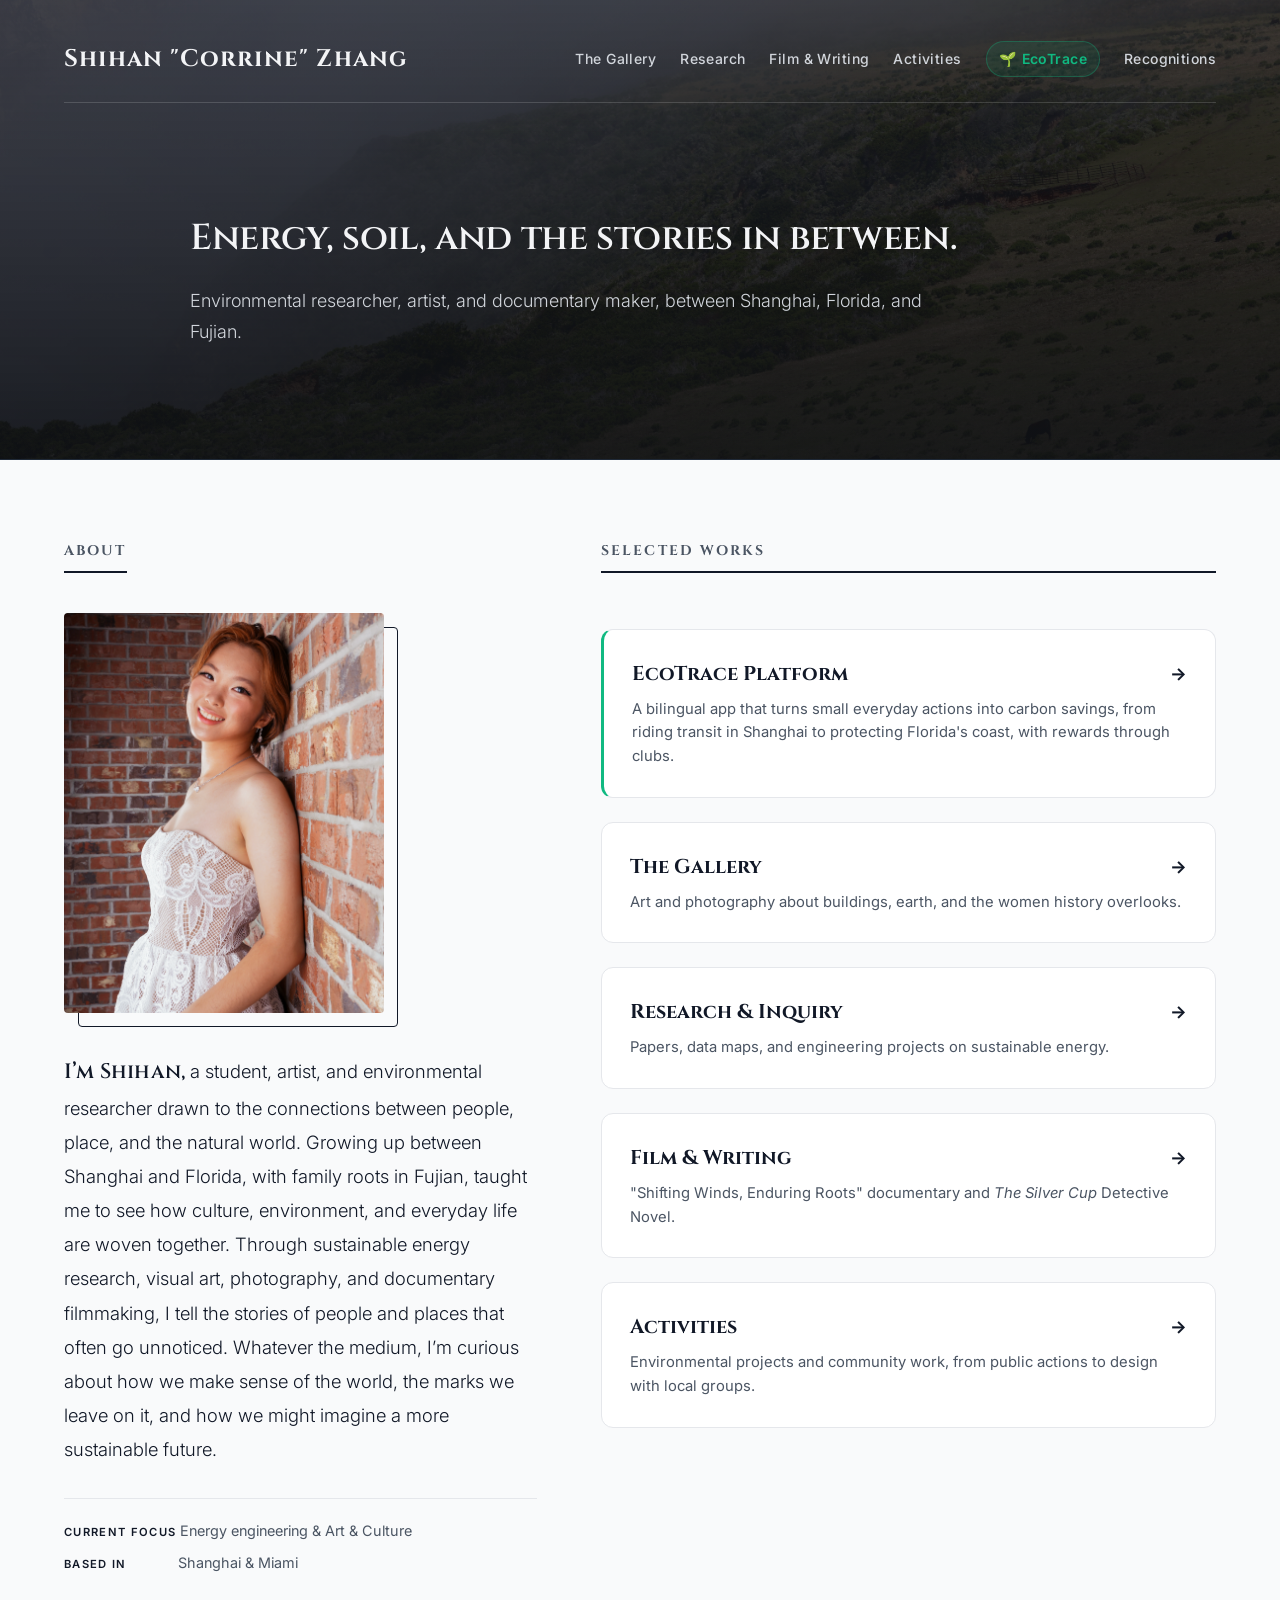
<file: index.html>
<!DOCTYPE html>
<html lang="en">
<head>
    <meta charset="UTF-8">
    <meta name="viewport" content="width=device-width, initial-scale=1.0">
    <title>Shihan Corrine Zhang | Portfolio</title>
    
    <!-- Google Fonts for Editorial Portfolio Typography -->
    <link rel="preconnect" href="https://fonts.googleapis.com">
    <link rel="preconnect" href="https://fonts.gstatic.com" crossorigin>
    <link href="https://fonts.googleapis.com/css2?family=Cinzel:wght@400;600;700&family=Inter:wght@300;400;500;600;700&display=swap" rel="stylesheet">

    <style>
        /* BASE RESET & VARIABLES */
        * {
            margin: 0;
            padding: 0;
            box-sizing: border-box;
        }

        :root {
            --bg-dark: #0f1115;
            --text-light: #f3f4f6;
            --text-muted-dark: #9ca3af;
            --bg-light: #f9fafb;
            --text-dark: #111827;
            --text-muted-light: #4b5563;
            --accent-green: #10b981;
            --accent-green-hover: #34d399;
            --border-dark: #1f2937;
            --border-light: #e5e7eb;
            --font-heading: 'Cinzel', serif;
            --font-body: 'Inter', sans-serif;
        }

        body {
            font-family: var(--font-body);
            background-color: var(--bg-light);
            color: var(--text-dark);
            line-height: 1.6;
            overflow-x: hidden;
        }

        a {
            text-decoration: none;
            color: inherit;
            transition: all 0.2s ease;
        }

        /* TOP HALF: HERO SECTION (DARK SPLIT WITH BACKGROUND IMAGE) */
        .hero-section {
            /* Swap images/hero.jpg for your own photo. The dark overlay keeps text readable. */
            background:
                linear-gradient(rgba(15, 17, 21, 0.72), rgba(15, 17, 21, 0.92)),
                url('images/hero.jpg') center / cover no-repeat,
                var(--bg-dark);
            color: var(--text-light);
            padding: 2.5rem 5% 5rem 5%;
            border-bottom: 1px solid var(--border-dark);
        }

        nav {
            display: flex;
            justify-content: space-between;
            align-items: center;
            flex-wrap: wrap;
            gap: 1.5rem;
            margin-bottom: 5rem;
            padding-bottom: 1.5rem;
            border-bottom: 1px solid rgba(255, 255, 255, 0.15);
        }

        .site-title {
            font-family: var(--font-heading);
            font-size: 1.5rem;
            font-weight: 700;
            letter-spacing: 0.05em;
            color: var(--text-light);
        }

        .nav-links {
            display: flex;
            gap: 1.5rem;
            flex-wrap: wrap;
            align-items: center;
            font-size: 0.875rem;
            font-weight: 500;
            letter-spacing: 0.03em;
        }

        .nav-links a {
            color: #d1d5db;
        }

        .nav-links a:hover {
            color: var(--text-light);
        }

        /* EcoTrace Special Badge Link */
        .nav-links a.ecotrace-link {
            color: var(--accent-green);
            font-weight: 600;
            display: flex;
            align-items: center;
            gap: 0.35rem;
            background: rgba(16, 185, 129, 0.1);
            padding: 0.35rem 0.75rem;
            border-radius: 9999px;
            border: 1px solid rgba(16, 185, 129, 0.3);
        }

        .nav-links a.ecotrace-link:hover {
            color: #ffffff;
            background: var(--accent-green);
            border-color: var(--accent-green);
        }

        .manifesto-container {
            max-width: 900px;
            margin: 0 auto;
            text-align: left;
            padding: 2rem 0;
        }

        .manifesto-text {
            font-family: var(--font-heading);
            font-size: 2.25rem;
            line-height: 1.3;
            font-weight: 600;
            margin-bottom: 1.5rem;
            color: var(--text-light);
            letter-spacing: -0.01em;
        }

        .sub-manifesto {
            font-size: 1.125rem;
            color: #d1d5db;
            max-width: 750px;
            font-weight: 300;
            line-height: 1.7;
        }

        /* BOTTOM HALF: CONTENT SECTION (LIGHT SPLIT) */
        .content-section {
            padding: 5rem 5%;
            background-color: var(--bg-light);
        }

        .grid-container {
            display: grid;
            grid-template-columns: 1fr 1.3fr;
            gap: 4rem;
            max-width: 1200px;
            margin: 0 auto;
        }

        .section-label {
            font-family: var(--font-heading);
            font-size: 0.875rem;
            text-transform: uppercase;
            letter-spacing: 0.15em;
            color: var(--text-muted-light);
            margin-bottom: 2rem;
            padding-bottom: 0.5rem;
            border-bottom: 2px solid var(--text-dark);
            display: inline-block;
        }

        /* Left Column: About */
        .grid-left {
            display: flex;
            flex-direction: column;
            align-items: flex-start;
        }

        .portrait-wrap {
            position: relative;
            width: 100%;
            max-width: 320px;
            margin: 0.5rem 0 2.5rem 0;
        }

        /* Offset frame behind the portrait */
        .portrait-wrap::before {
            content: "";
            position: absolute;
            top: 14px;
            left: 14px;
            right: -14px;
            bottom: -14px;
            border: 1px solid var(--text-dark);
            border-radius: 4px;
            z-index: 0;
        }

        .portrait {
            position: relative;
            z-index: 1;
            display: block;
            width: 100%;
            aspect-ratio: 4 / 5;
            object-fit: cover;
            border-radius: 4px;
            background-color: #e5e7eb;
        }

        .about-paragraph {
            font-size: 1.15rem;
            color: var(--text-dark);
            line-height: 1.85;
            font-weight: 300;
            margin-bottom: 2rem;
        }

        .about-paragraph .lead-in {
            font-family: var(--font-heading);
            font-weight: 600;
            font-size: 1.3rem;
            letter-spacing: 0.01em;
        }

        .meta-details {
            width: 100%;
            padding-top: 1.25rem;
            border-top: 1px solid var(--border-light);
            display: flex;
            flex-direction: column;
            gap: 0.6rem;
            font-size: 0.9rem;
            color: var(--text-muted-light);
        }

        .meta-details strong {
            display: inline-block;
            min-width: 110px;
            font-size: 0.7rem;
            font-weight: 600;
            text-transform: uppercase;
            letter-spacing: 0.12em;
            color: var(--text-dark);
        }

        /* Right Column: Selected Works */
        .grid-right {
            display: flex;
            flex-direction: column;
            gap: 1.5rem;
        }

        .portfolio-item {
            background-color: #ffffff;
            padding: 1.75rem;
            border-radius: 12px;
            border: 1px solid var(--border-light);
            transition: transform 0.2s ease, box-shadow 0.2s ease, border-color 0.2s ease;
        }

        .portfolio-item:hover {
            transform: translateY(-2px);
            box-shadow: 0 10px 25px -5px rgba(0, 0, 0, 0.08);
            border-color: #d1d5db;
        }

        /* EcoTrace card: same look as the others, with a thin green edge */
        .portfolio-item.featured-ecotrace {
            border-left: 3px solid var(--accent-green);
        }

        .item-title {
            font-family: var(--font-heading);
            font-size: 1.25rem;
            font-weight: 700;
            color: var(--text-dark);
            display: flex;
            justify-content: space-between;
            align-items: center;
            margin-bottom: 0.5rem;
        }

        .item-title .arrow {
            font-family: var(--font-body);
            font-size: 1.1rem;
            transition: transform 0.2s ease;
        }

        .portfolio-item:hover .item-title .arrow {
            transform: translateX(5px);
            color: var(--accent-green);
        }

        .item-desc {
            font-size: 0.925rem;
            color: var(--text-muted-light);
            line-height: 1.6;
        }

        /* RESPONSIVE DESIGN ADJUSTMENTS */
        @media (max-width: 900px) {
            .grid-container {
                grid-template-columns: 1fr;
                gap: 3rem;
            }

            .manifesto-text {
                font-size: 1.75rem;
            }

            nav {
                flex-direction: column;
                align-items: flex-start;
            }
        }
    </style>
</head>
<body>

    <!-- Top Half: The Hook (Dark Split) -->
    <section class="hero-section">
        <nav>
            <h1 class="site-title">Shihan "Corrine" Zhang</h1>
            <div class="nav-links">
                <a href="gallery.html">The Gallery</a>
                <a href="research.html">Research</a>
                <a href="film-writing.html">Film & Writing</a>
                <a href="praxis.html">Activities</a>
                <a href="ecotrace.html" class="ecotrace-link">
                    <span>🌱</span> EcoTrace
                </a>
                
                <a href="recognitions.html">Recognitions</a>
            </div>
        </nav>
        
        <div class="manifesto-container">
            <p class="manifesto-text">Energy, soil, and the stories in between.</p>
            <p class="sub-manifesto">Environmental researcher, artist, and documentary maker, between Shanghai, Florida, and Fujian.</p>
        </div>
    </section>

    <!-- Bottom Half: The Navigation Map (Light Split) -->
    <section class="content-section">
        <div class="grid-container">
            
            <!-- Left Column: About -->
            <div class="grid-left">
                <h2 class="section-label">About</h2>

                <!-- Replace images/shihan.jpg with your own photo -->
                <div class="portrait-wrap">
                    <img class="portrait" src="images/shihan.png" alt="Portrait of Shihan Corrine Zhang">
                </div>

                <p class="about-paragraph">
                    <span class="lead-in">I’m Shihan,</span> a student, artist, and environmental researcher drawn to the connections between people, place, and the natural world. Growing up between Shanghai and Florida, with family roots in Fujian, taught me to see how culture, environment, and everyday life are woven together. Through sustainable energy research, visual art, photography, and documentary filmmaking, I tell the stories of people and places that often go unnoticed. Whatever the medium, I’m curious about how we make sense of the world, the marks we leave on it, and how we might imagine a more sustainable future.
                </p>

                <div class="meta-details">
                    <p><strong>Current Focus</strong> Energy engineering &amp; Art &amp; Culture</p>
                    <p><strong>Based In</strong> Shanghai &amp; Miami</p>
                </div>
            </div>

            <!-- Right Column: Navigation Map -->
            <div class="grid-right">
                <h2 class="section-label">Selected Works</h2>
                
                <div class="portfolio-item featured-ecotrace">
                    <a href="ecotrace.html" class="item-title">EcoTrace Platform <span class="arrow">→</span></a>
                    <p class="item-desc">A bilingual app that turns small everyday actions into carbon savings, from riding transit in Shanghai to protecting Florida's coast, with rewards through clubs.</p>
                </div>

                <div class="portfolio-item">
                    <a href="gallery.html" class="item-title">The Gallery <span class="arrow">→</span></a>
                    <p class="item-desc">Art and photography about buildings, earth, and the women history overlooks.</p>
                </div>

                <div class="portfolio-item">
                    <a href="research.html" class="item-title">Research & Inquiry <span class="arrow">→</span></a>
                    <p class="item-desc">Papers, data maps, and engineering projects on sustainable energy.</p>
                </div>

                <div class="portfolio-item">
                    <a href="film-writing.html" class="item-title">Film & Writing <span class="arrow">→</span></a>
                    <p class="item-desc">"Shifting Winds, Enduring Roots" documentary and <cite>The Silver Cup</cite> Detective Novel.</p>
                </div>

                <div class="portfolio-item">
                    <a href="praxis.html" class="item-title">Activities <span class="arrow">→</span></a>
                    <p class="item-desc">Environmental projects and community work, from public actions to design with local groups.</p>
                </div>
            </div>

        </div>
    </section>

</body>
</html>
</file>
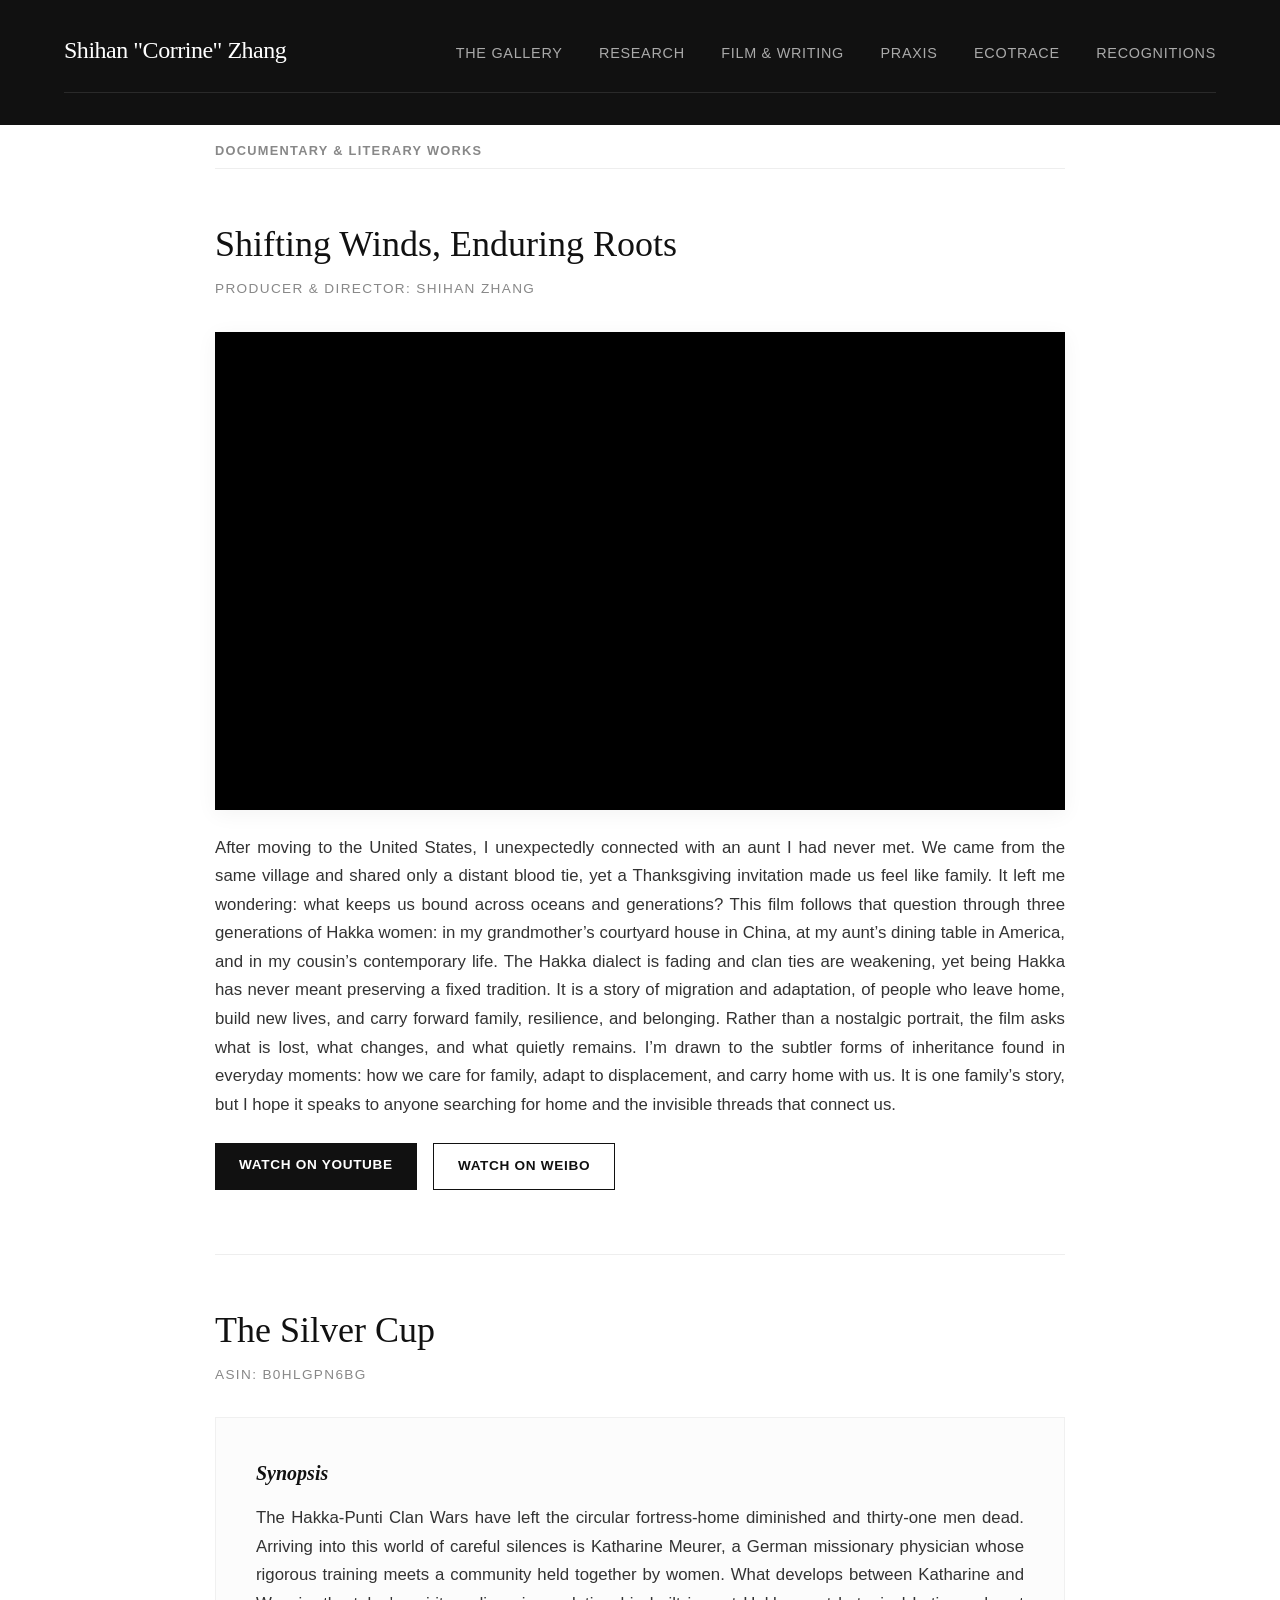
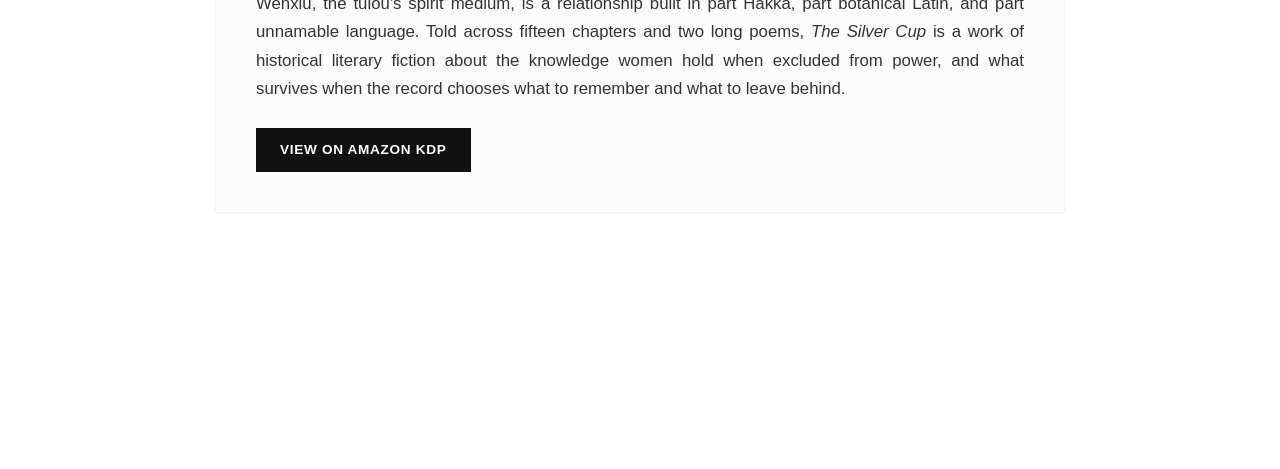
<file: film-writing.html>
<!DOCTYPE html>
<html lang="en">
<head>
    <meta charset="UTF-8">
    <meta name="viewport" content="width=device-width, initial-scale=1.0">
    <title>Film & Writing | Shihan Corrine Zhang</title>
    <link rel="stylesheet" href="css/style.css">
    <style>
        .media-container {
            max-width: 850px;
            margin: 3rem auto;
            padding-bottom: 4rem;
            border-bottom: 1px solid #eeeeee;
        }

        .media-container:last-of-type {
            border-bottom: none;
        }

        .media-title {
            font-family: Georgia, serif;
            font-size: 2.25rem;
            color: #111111;
            margin-bottom: 0.5rem;
            font-weight: 400;
        }

        .media-meta {
            font-size: 0.85rem;
            text-transform: uppercase;
            letter-spacing: 0.1em;
            color: #888888;
            margin-bottom: 2rem;
        }

        .video-wrapper {
            position: relative;
            width: 100%;
            padding-bottom: 56.25%; /* 16:9 Aspect Ratio */
            height: 0;
            background-color: #000;
            margin-bottom: 1.5rem;
            box-shadow: 0 4px 20px rgba(0,0,0,0.05);
        }

        .video-wrapper iframe {
            position: absolute;
            top: 0;
            left: 0;
            width: 100%;
            height: 100%;
            border: 0;
        }

        .media-description {
            font-size: 1.05rem;
            line-height: 1.7;
            color: #333333;
            text-align: justify;
        }

        .book-pitch-box {
            background-color: #fcfcfc;
            border: 1px solid #f0f0f0;
            padding: 2.5rem;
            margin-bottom: 2rem;
        }

        .synopsis-title {
            font-family: Georgia, serif;
            font-size: 1.25rem;
            font-style: italic;
            margin-bottom: 1rem;
            color: #111111;
        }

        .link-group {
            display: flex;
            gap: 1rem;
            flex-wrap: wrap;
            margin-top: 1.5rem;
        }

        .btn-link {
            display: inline-block;
            padding: 0.75rem 1.5rem;
            background-color: #111111;
            color: #ffffff;
            text-decoration: none;
            font-size: 0.85rem;
            font-weight: 700;
            letter-spacing: 0.05em;
            text-transform: uppercase;
            transition: background 0.2s;
        }

        .btn-link:hover {
            background-color: #333333;
        }

        .btn-secondary-link {
            background-color: transparent;
            color: #111111;
            border: 1px solid #111111;
        }

        .btn-secondary-link:hover {
            background-color: #f5f5f5;
        }

        @media (max-width: 768px) {
            .media-description { text-align: left; }
            .book-pitch-box { padding: 1.5rem; }
            .link-group { flex-direction: column; }
        }
    </style>
</head>
<body>
    <section class="hero-section" style="min-height: auto; padding-bottom: 2rem;">
        <nav>
            <h1 class="site-title"><a href="index.html" style="color: white; text-decoration: none;">Shihan "Corrine" Zhang</a></h1>
            <div class="nav-links">
                <a href="gallery.html">The Gallery</a>
                <a href="research.html">Research</a>
                <a href="film-writing.html" class="active">Film & Writing</a>
                <a href="praxis.html">PRAXIS</a>
                <a href="ecotrace.html">EcoTrace</a>
                <a href="recognitions.html">Recognitions</a>
            </div>
        </nav>
    </section>

    <section class="content-section" style="padding-top: 1rem;">
        <h2 class="section-label" style="max-width: 850px; margin: 0 auto 2rem auto;">Documentary & Literary Works</h2>

        <!-- Documentary: Shifting Winds, Enduring Roots -->
        <div class="media-container">
            <h3 class="media-title">Shifting Winds, Enduring Roots</h3>
            <div class="media-meta">Producer & Director: Shihan Zhang</div>

            <div class="video-wrapper">
                <iframe src="https://www.youtube.com/embed/4N1wOoUPsE4" allowfullscreen></iframe>
            </div>

            <div class="media-description">
                <p>
                    After moving to the United States, I unexpectedly connected with an aunt I had never met. We came from the same village and shared only a distant blood tie, yet a Thanksgiving invitation made us feel like family. It left me wondering: what keeps us bound across oceans and generations?

                    This film follows that question through three generations of Hakka women: in my grandmother’s courtyard house in China, at my aunt’s dining table in America, and in my cousin’s contemporary life. The Hakka dialect is fading and clan ties are weakening, yet being Hakka has never meant preserving a fixed tradition. It is a story of migration and adaptation, of people who leave home, build new lives, and carry forward family, resilience, and belonging.

                    Rather than a nostalgic portrait, the film asks what is lost, what changes, and what quietly remains. I’m drawn to the subtler forms of inheritance found in everyday moments: how we care for family, adapt to displacement, and carry home with us.

                    It is one family’s story, but I hope it speaks to anyone searching for home and the invisible threads that connect us.
                </p>
            </div>

            <div class="link-group">
                <a href="https://youtu.be/4N1wOoUPsE4?si=ln-ww_knngo7ohgF" class="btn-link" target="_blank">Watch on YouTube</a>
                <a href="https://weibo.com/8257492502/5331207889879415" class="btn-link btn-secondary-link" target="_blank">Watch on Weibo</a>
            </div>
        </div>

        <!-- Novel: The Silver Cup -->
        <div class="media-container">
            <h3 class="media-title">The Silver Cup</h3>
            <div class="media-meta">ASIN: B0HLGPN6BG</div>

            <div class="book-pitch-box">
                <h4 class="synopsis-title">Synopsis</h4>
                <p class="media-description">
                    The Hakka-Punti Clan Wars have left the circular fortress-home diminished and thirty-one men dead. Arriving into this world of careful silences is Katharine Meurer, a German missionary physician whose rigorous training meets a community held together by women. What develops between Katharine and Wenxiu, the tulou's spirit medium, is a relationship built in part Hakka, part botanical Latin, and part unnamable language. Told across fifteen chapters and two long poems, <em>The Silver Cup</em> is a work of historical literary fiction about the knowledge women hold when excluded from power, and what survives when the record chooses what to remember and what to leave behind.
                </p>

                <div class="link-group">
                    <a href="https://us.amazon.com/dp/B0HLGPN6BG?ref_=cm_sw_r_ffobk_cp_ud_dp_DK3G0916PQV817HG6EHS&bestFormat=true" class="btn-link" target="_blank">View on Amazon KDP</a>
                
                </div>
            </div>
        </div>
    </section>
</body>
</html>
</file>
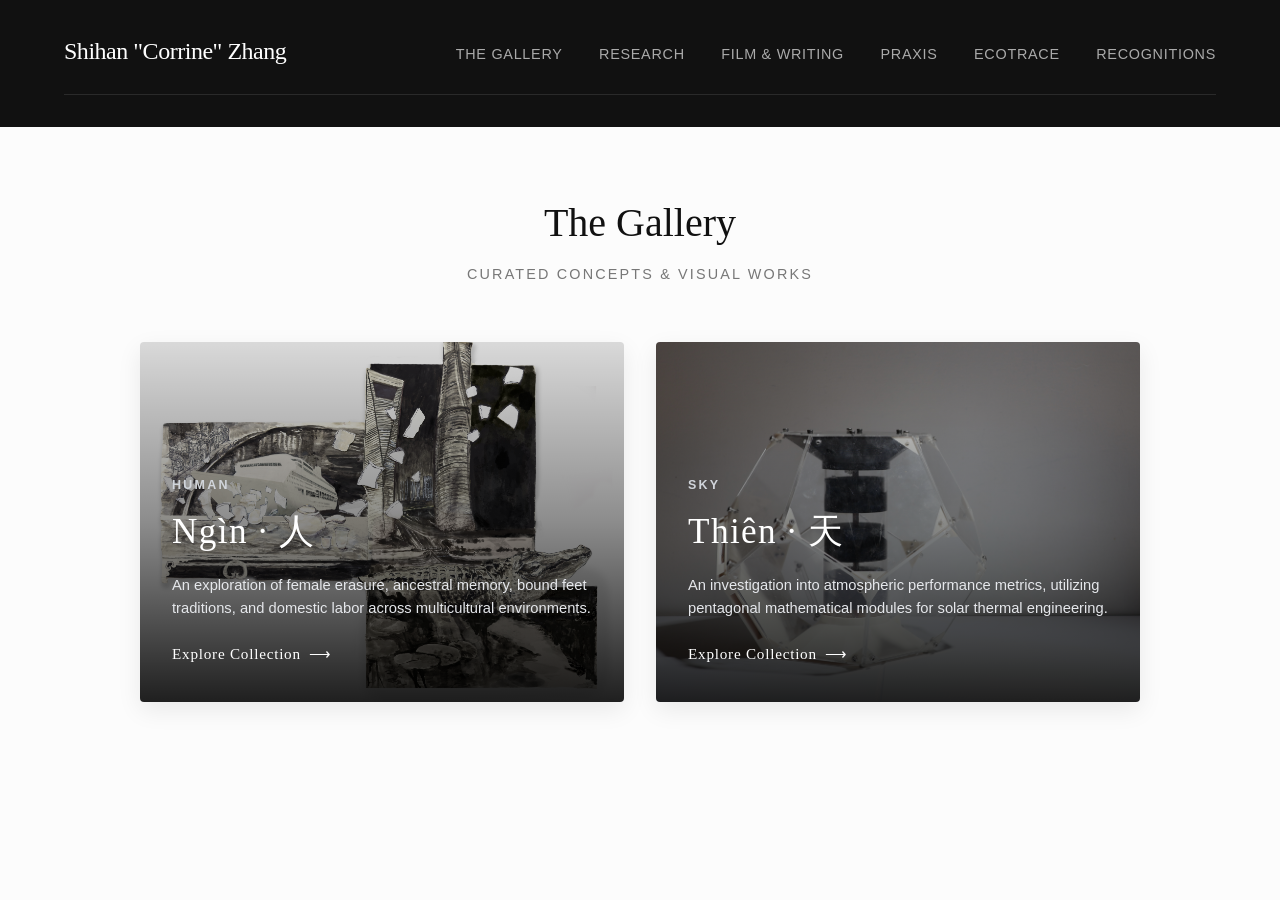
<file: gallery.html>
<!DOCTYPE html>
<html lang="en">
<head>
    <meta charset="UTF-8">
    <meta name="viewport" content="width=device-width, initial-scale=1.0">
    <title>The Gallery | Shihan Corrine Zhang</title>
    <link rel="stylesheet" href="css/style.css">
    <style>
        /* Base Gallery Page Setup */
        body {
            font-family: -apple-system, BlinkMacSystemFont, "Segoe UI", Roboto, Helvetica, Arial, sans-serif;
            background-color: #fcfcfc;
            color: #111111;
            margin: 0;
            padding: 0;
            line-height: 1.6;
        }

        .gallery-container {
            max-width: 1100px;
            margin: 4rem auto 6rem auto;
            padding: 0 1.5rem;
        }

        .gallery-header {
            text-align: center;
            margin-bottom: 3.5rem;
        }

        .gallery-title {
            font-family: Georgia, serif;
            font-size: 2.5rem;
            font-weight: 400;
            color: #111111;
            margin: 0 0 0.5rem 0;
        }

        .gallery-subtitle {
            font-size: 0.9rem;
            color: #777777;
            text-transform: uppercase;
            letter-spacing: 0.15em;
        }

        /* Centered 2-Column Rectangular Concept Cards Layout */
        .concept-cards-grid {
            display: grid;
            grid-template-columns: repeat(2, 1fr);
            gap: 2rem;
            justify-content: center;
            align-items: center;
            max-width: 1000px;
            margin: 0 auto;
        }

        .concept-card {
            position: relative;
            display: flex;
            flex-direction: column;
            justify-content: flex-end;
            height: 360px; /* Longer, wide rectangular proportion */
            text-decoration: none;
            color: #ffffff;
            border-radius: 4px;
            overflow: hidden;
            box-shadow: 0 8px 24px rgba(0, 0, 0, 0.08);
            transition: transform 0.35 ease, box-shadow 0.35s ease;
        }

        .concept-card:hover {
            transform: translateY(-6px);
            box-shadow: 0 16px 36px rgba(0, 0, 0, 0.18);
        }

        /* Card Background Images with Zoom Effect */
        .concept-card-bg {
            position: absolute;
            inset: 0;
            background-size: cover;
            background-position: center;
            transition: transform 0.6s cubic-bezier(0.16, 1, 0.3, 1);
            z-index: 1;
        }

        .concept-card:hover .concept-card-bg {
            transform: scale(1.05);
        }

        .card-ngin .concept-card-bg {
            background-image: url('images/architecture.JPG');
        }

        .card-thien .concept-card-bg {
            background-image: url('images/beehive.jpg');
        }

        /* Gradient Overlay for Readable Text */
        .concept-card-overlay {
            position: absolute;
            inset: 0;
            background: linear-gradient(
                to top,
                rgba(0, 0, 0, 0.88) 0%,
                rgba(0, 0, 0, 0.45) 50%,
                rgba(0, 0, 0, 0.15) 100%
            );
            z-index: 2;
            transition: opacity 0.3s ease;
        }

        .concept-card:hover .concept-card-overlay {
            background: linear-gradient(
                to top,
                rgba(0, 0, 0, 0.92) 0%,
                rgba(0, 0, 0, 0.52) 50%,
                rgba(0, 0, 0, 0.2) 100%
            );
        }

        /* Card Content Styling */
        .concept-card-content {
            position: relative;
            z-index: 3;
            padding: 2.25rem 2rem;
        }

        .concept-tag {
            font-size: 0.78rem;
            text-transform: uppercase;
            letter-spacing: 0.18em;
            color: #d1d5db;
            margin-bottom: 0.5rem;
            font-weight: 600;
        }

        .concept-title {
            font-family: Georgia, serif;
            font-size: 2.2rem;
            font-weight: 400;
            margin: 0 0 0.85rem 0;
            letter-spacing: 0.04em;
        }

        .concept-desc {
            font-size: 0.92rem;
            line-height: 1.6;
            color: #e5e7eb;
            margin: 0 0 1.25rem 0;
            font-weight: 300;
            display: -webkit-box;
            -webkit-line-clamp: 3;
            -webkit-box-orient: vertical;
            overflow: hidden;
        }

        .concept-link-btn {
            display: inline-flex;
            align-items: center;
            font-family: Georgia, serif;
            font-size: 0.95rem;
            color: #ffffff;
            font-weight: 500;
            letter-spacing: 0.05em;
            transition: color 0.2s ease;
        }

        .concept-link-btn span {
            margin-left: 0.5rem;
            transition: transform 0.25s ease;
        }

        .concept-card:hover .concept-link-btn span {
            transform: translateX(6px);
        }

        /* Responsive Layout for Mobile Screens */
        @media (max-width: 768px) {
            .concept-cards-grid {
                grid-template-columns: 1fr;
                gap: 1.75rem;
            }

            .concept-card {
                height: 300px;
            }

            .concept-title {
                font-size: 1.8rem;
            }

            .gallery-title {
                font-size: 2rem;
            }
        }
    </style>
</head>
<body>
    <!-- Navigation Header -->
    <section class="hero-section" style="min-height: auto; padding-bottom: 2rem;">
        <nav>
            <h1 class="site-title"><a href="index.html" style="color: white; text-decoration: none;">Shihan "Corrine" Zhang</a></h1>
            <div class="nav-links">
                <a href="gallery.html" class="active">The Gallery</a>
                <a href="research.html">Research</a>
                <a href="film-writing.html">Film & Writing</a>
                <a href="praxis.html">PRAXIS</a>
                <a href="ecotrace.html">EcoTrace</a>
                <a href="recognitions.html">Recognitions</a>
            </div>
        </nav>
    </section>

    <!-- Main Gallery Section -->
    <div class="gallery-container">
        <div class="gallery-header">
            <h2 class="gallery-title">The Gallery</h2>
            <div class="gallery-subtitle">Curated Concepts & Visual Works</div>
        </div>

        <!-- Centered Rectangular Concept Banners (Thi removed) -->
        <div class="concept-cards-grid">
            
            <!-- Box 1: Ngìn · 人 -->
            <a href="ngin.html" class="concept-card card-ngin">
                <div class="concept-card-bg"></div>
                <div class="concept-card-overlay"></div>
                <div class="concept-card-content">
                    <div class="concept-tag">Human</div>
                    <h3 class="concept-title">Ngìn · 人</h3>
                    <p class="concept-desc">
                        An exploration of female erasure, ancestral memory, bound feet traditions, and domestic labor across multicultural environments.
                    </p>
                    <div class="concept-link-btn">Explore Collection <span>⟶</span></div>
                </div>
            </a>

            <!-- Box 2: Thiên · 天 -->
            <a href="thien.html" class="concept-card card-thien">
                <div class="concept-card-bg"></div>
                <div class="concept-card-overlay"></div>
                <div class="concept-card-content">
                    <div class="concept-tag">Sky</div>
                    <h3 class="concept-title">Thiên · 天</h3>
                    <p class="concept-desc">
                        An investigation into atmospheric performance metrics, utilizing pentagonal mathematical modules for solar thermal engineering.
                    </p>
                    <div class="concept-link-btn">Explore Collection <span>⟶</span></div>
                </div>
            </a>

        </div>
    </div>
</body>
</html>
</file>
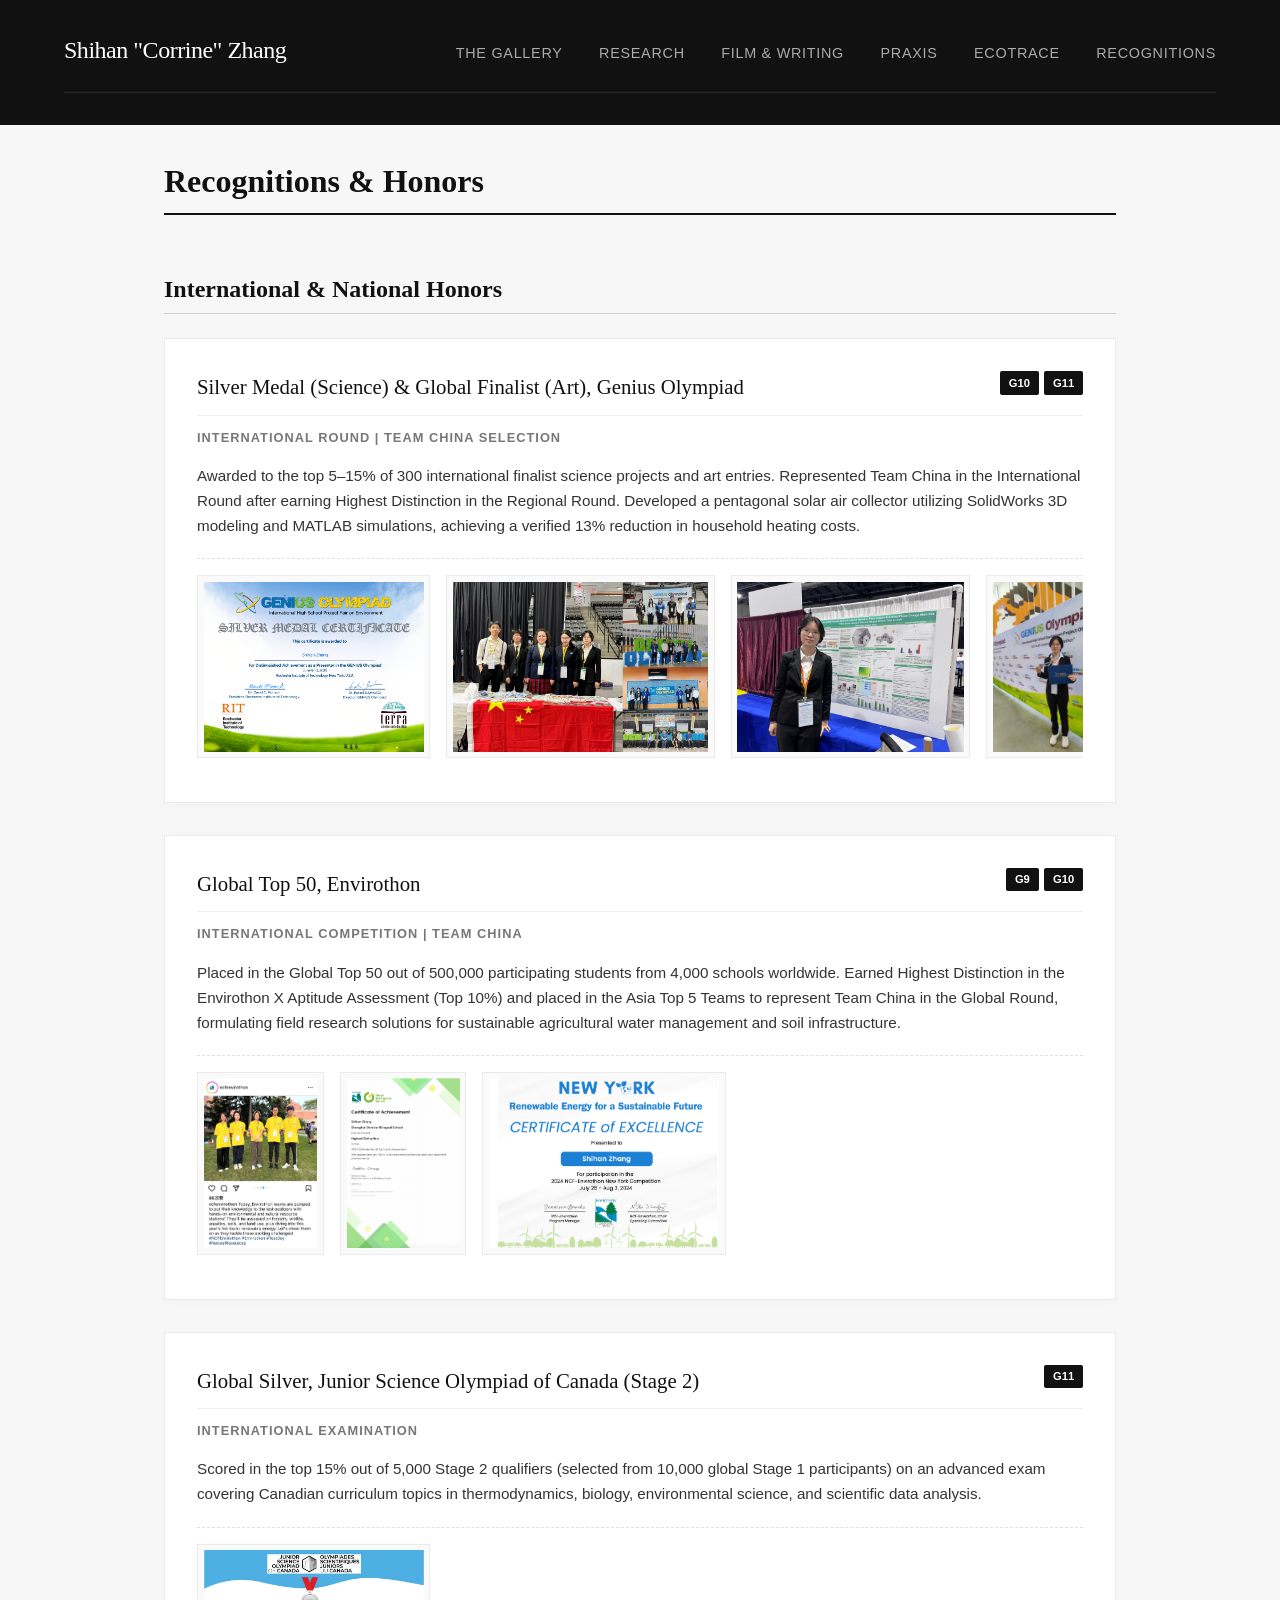
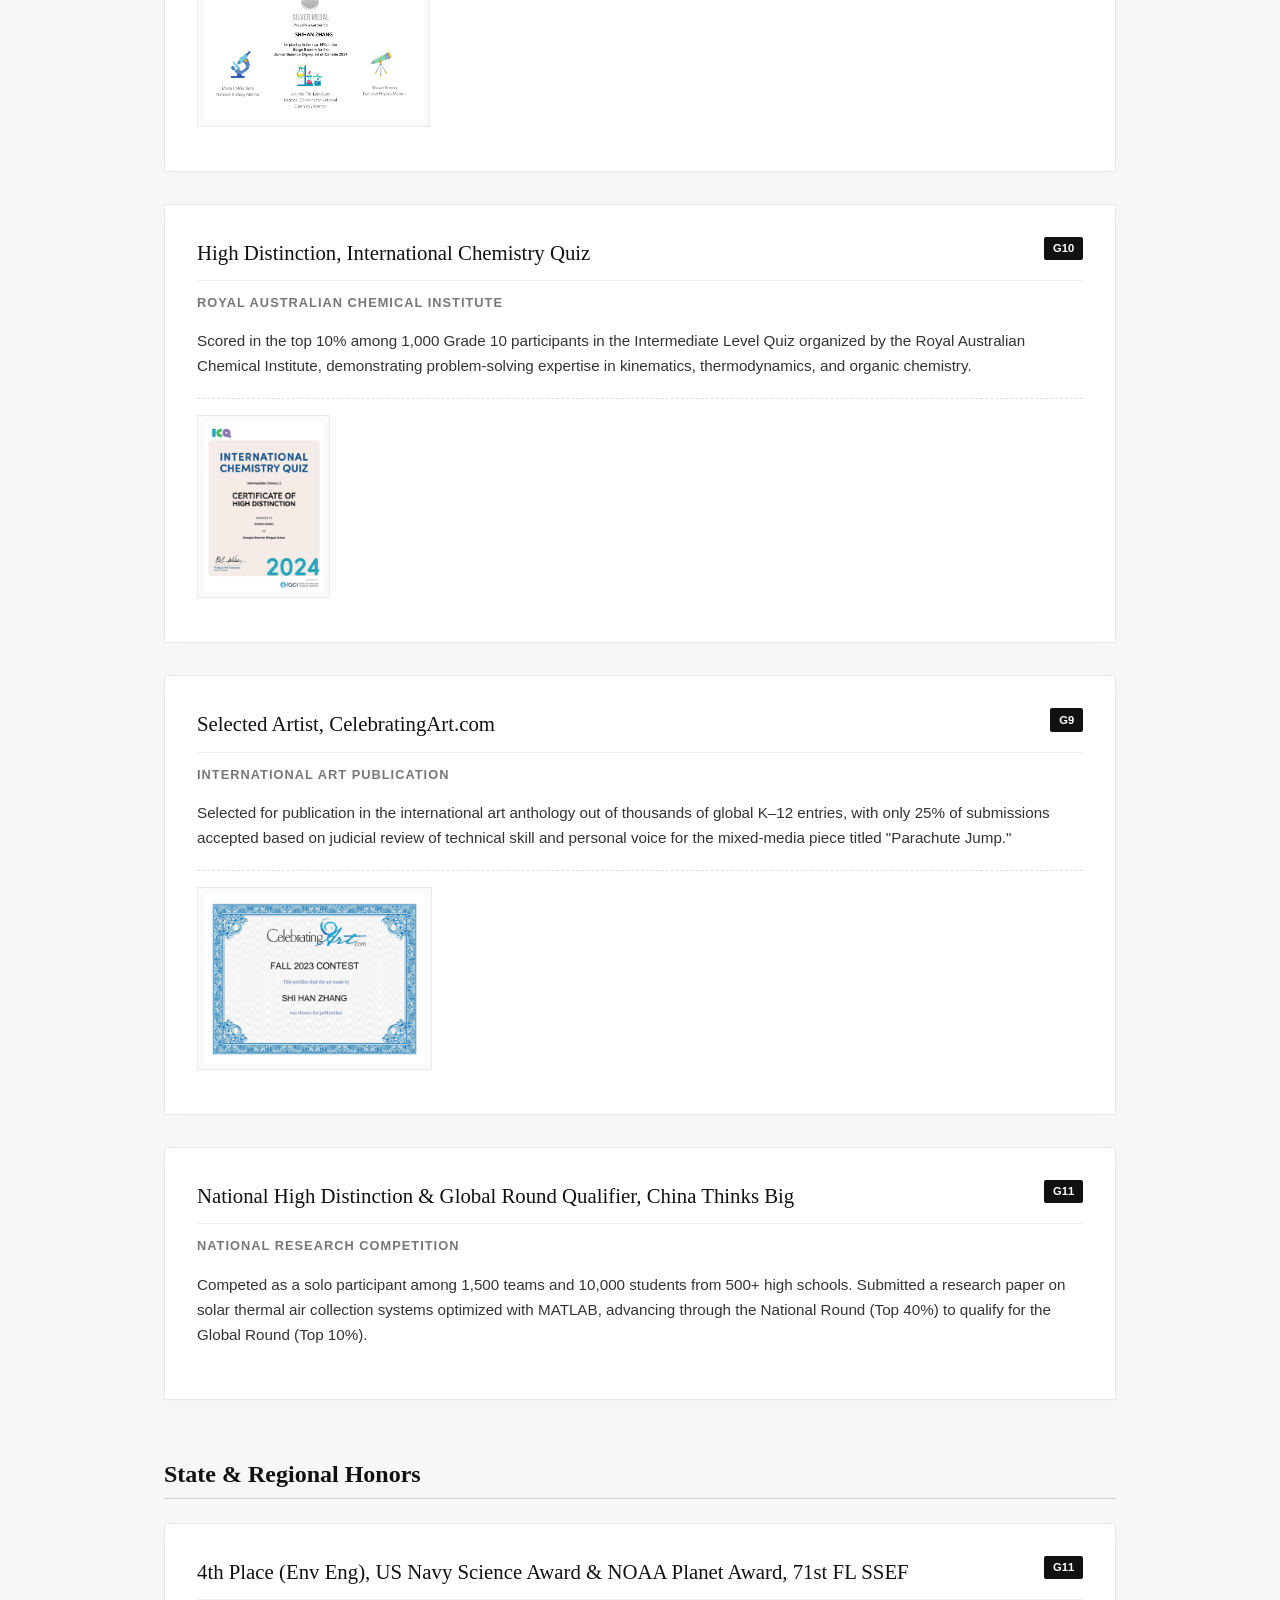
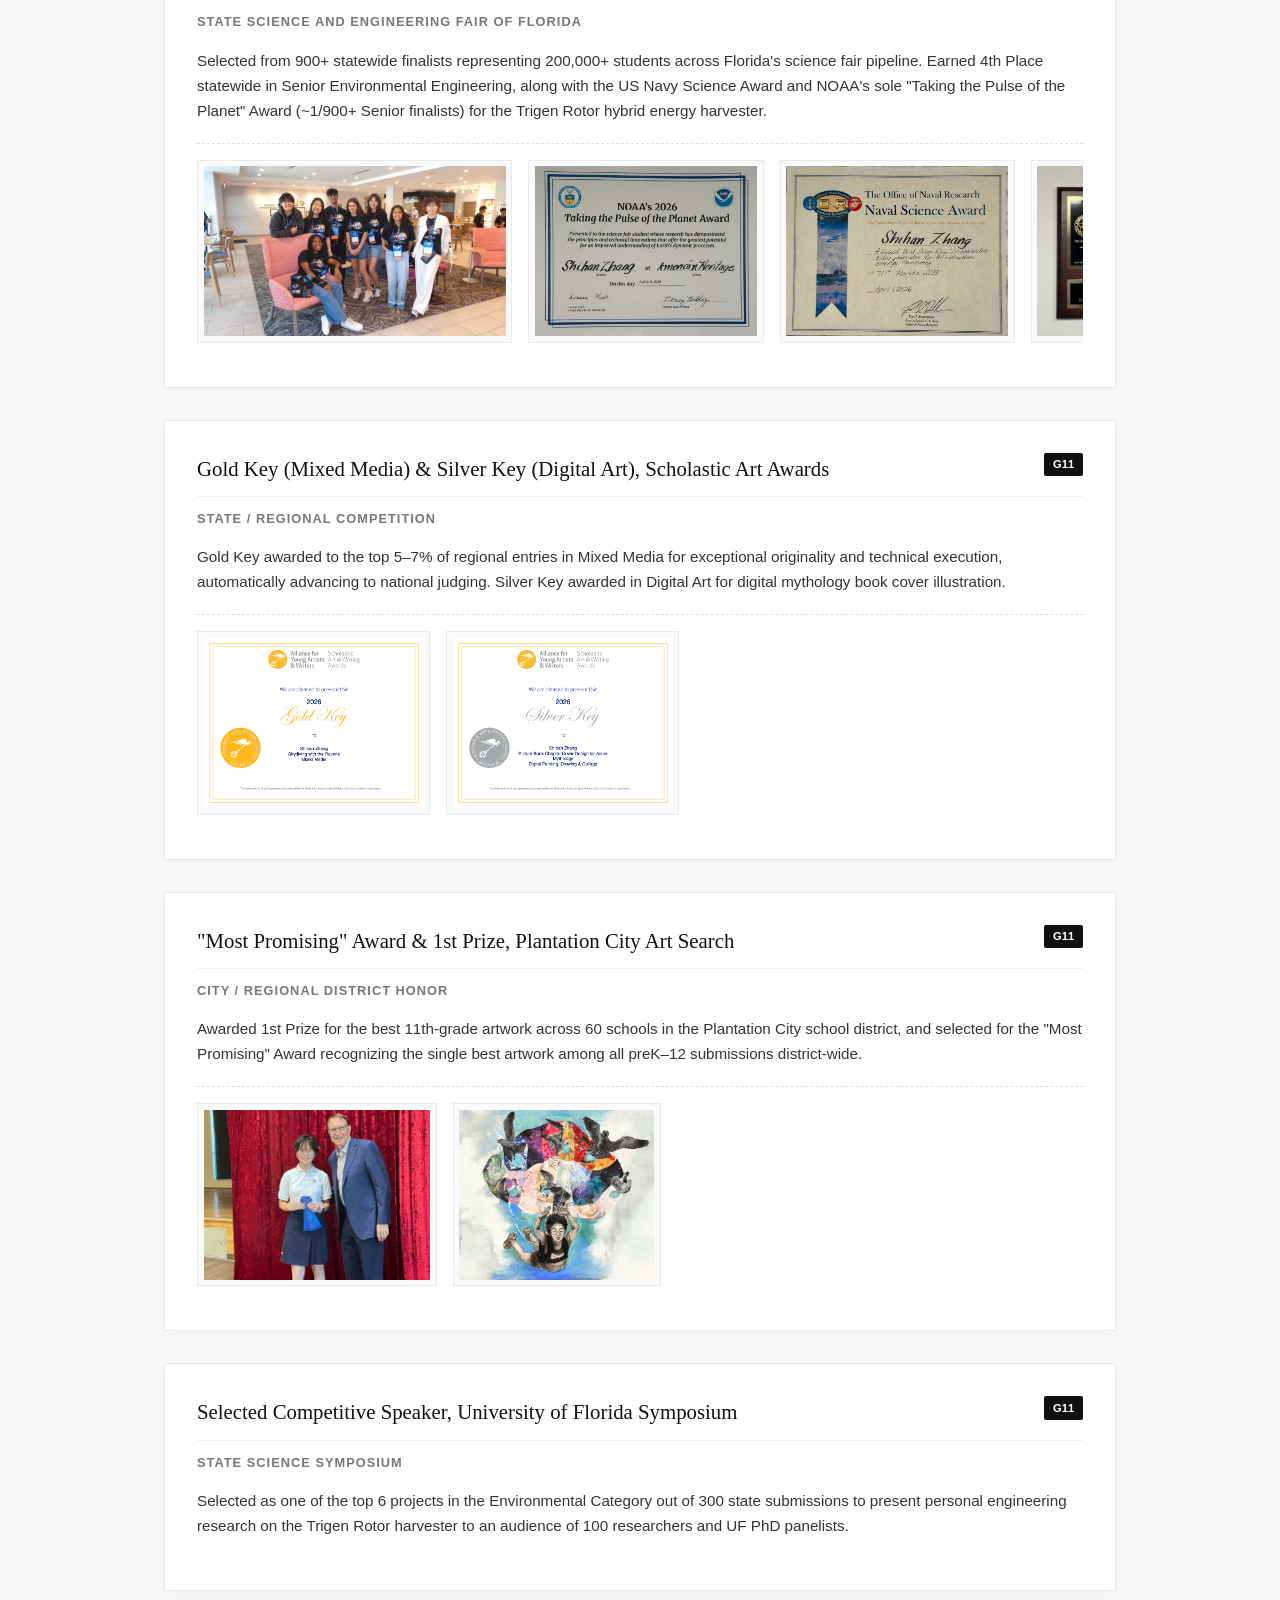
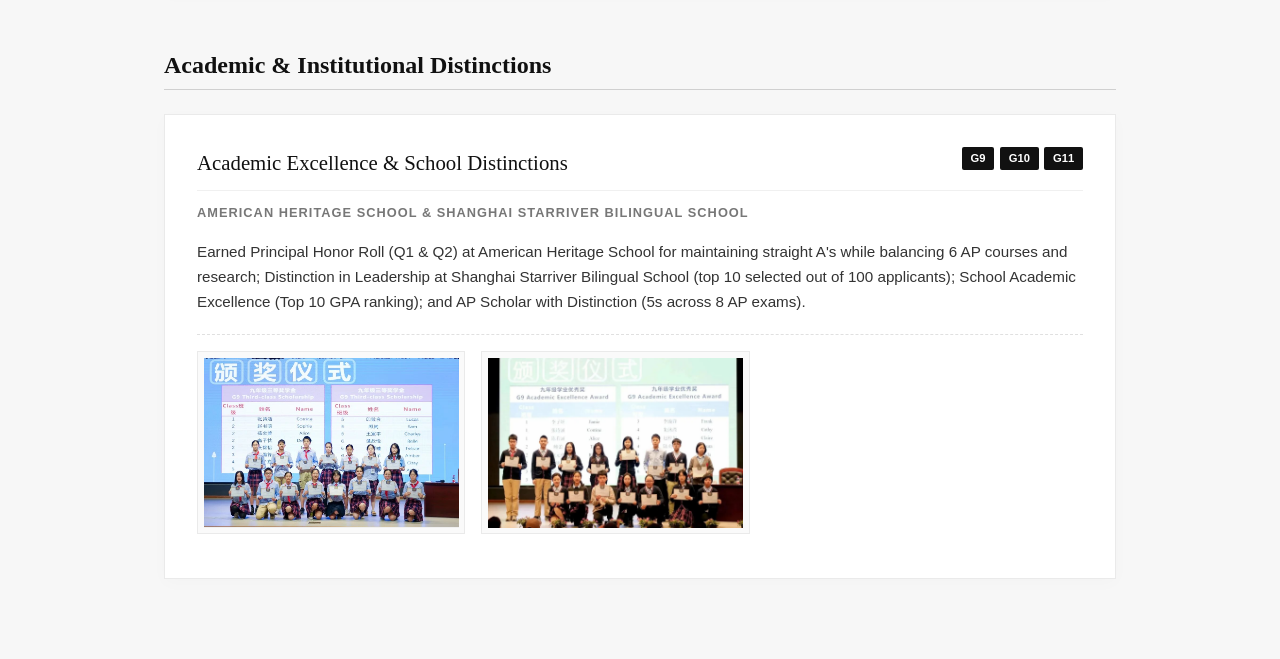
<file: recognitions.html>
<!DOCTYPE html>
<html lang="en">
<head>
    <meta charset="UTF-8">
    <meta name="viewport" content="width=device-width, initial-scale=1.0">
    <title>Recognitions & Honors | Shihan Corrine Zhang</title>
    <link rel="stylesheet" href="css/style.css">
    <style>
        .recognitions-wrapper {
            max-width: 1000px;
            margin: 2rem auto 5rem auto;
            padding: 0 1.5rem;
        }

        .section-heading {
            font-family: Georgia, serif;
            font-size: 2rem;
            color: #111111;
            margin-bottom: 2rem;
            border-bottom: 2px solid #111111;
            padding-bottom: 0.5rem;
        }

        .recognition-category-title {
            font-family: Georgia, serif;
            font-size: 1.5rem;
            color: #111111;
            margin-top: 3.5rem;
            margin-bottom: 1.5rem;
            border-bottom: 1px solid #d0d0d0;
            padding-bottom: 0.4rem;
        }

        .recognition-card {
            background-color: #ffffff;
            border: 1px solid #eaeaea;
            padding: 2rem;
            margin-bottom: 2rem;
            box-shadow: 0 4px 16px rgba(0,0,0,0.02);
            transition: transform 0.2s ease, box-shadow 0.2s ease;
        }

        .recognition-card:hover {
            transform: translateY(-2px);
            box-shadow: 0 8px 24px rgba(0,0,0,0.05);
        }

        .card-header {
            display: flex;
            justify-content: space-between;
            align-items: flex-start;
            border-bottom: 1px solid #f0f0f0;
            padding-bottom: 0.75rem;
            margin-bottom: 0.75rem;
        }

        .card-title {
            font-family: Georgia, serif;
            font-size: 1.3rem;
            color: #111111;
            margin: 0;
            font-weight: 500;
        }

        .grade-badges {
            display: flex;
            gap: 0.35rem;
        }

        .grade-badge {
            font-size: 0.7rem;
            font-weight: 700;
            background-color: #111111;
            color: #ffffff;
            padding: 0.2rem 0.55rem;
            border-radius: 2px;
        }

        .card-meta {
            font-size: 0.8rem;
            text-transform: uppercase;
            letter-spacing: 0.08em;
            color: #777777;
            margin-bottom: 1rem;
            font-weight: 600;
        }

        .card-description {
            font-size: 0.95rem;
            line-height: 1.65;
            color: #333333;
            margin-bottom: 1.25rem;
        }

        /* Single-Row Horizontal Scrollable Gallery */
        .horizontal-gallery-container {
            width: 100%;
            margin-top: 1rem;
            padding-top: 1rem;
            border-top: 1px dashed #e0e0e0;
        }

        .horizontal-gallery-track {
            display: flex;
            gap: 1rem;
            overflow-x: auto;
            scroll-behavior: smooth;
            padding-bottom: 0.75rem;
            scrollbar-width: thin;
            scrollbar-color: #888888 #f1f1f1;
        }

        .horizontal-gallery-track::-webkit-scrollbar {
            height: 6px;
        }

        .horizontal-gallery-track::-webkit-scrollbar-track {
            background: #f1f1f1;
        }

        .horizontal-gallery-track::-webkit-scrollbar-thumb {
            background: #888888;
            border-radius: 3px;
        }

        .gallery-item-card {
            flex: 0 0 auto;
            display: flex;
            justify-content: center;
            align-items: center;
            background: #fafafa;
            border: 1px solid #eaeaea;
            padding: 0.35rem;
        }

        .gallery-item-card img {
            height: 170px; /* Fixed height preserves full aspect ratio without cropping */
            width: auto;
            max-width: 340px;
            object-fit: contain;
            display: block;
            background-color: #f0f0f0;
        }

        @media (max-width: 768px) {
            .recognition-card { padding: 1.25rem; }
            .gallery-item-card img { height: 140px; }
        }
    </style>
</head>
<body>
    <section class="hero-section" style="min-height: auto; padding-bottom: 2rem;">
        <nav>
            <h1 class="site-title"><a href="index.html" style="color: white; text-decoration: none;">Shihan "Corrine" Zhang</a></h1>
            <div class="nav-links">
                <a href="gallery.html">The Gallery</a>
                <a href="research.html">Research</a>
                <a href="film-writing.html">Film & Writing</a>
                <a href="praxis.html">PRAXIS</a>
                <a href="ecotrace.html">EcoTrace</a>
                <a href="recognitions.html" class="active">Recognitions</a>
            </div>
        </nav>
    </section>

    <div class="recognitions-wrapper">
        <h2 class="section-heading">Recognitions & Honors</h2>

        <!-- INTERNATIONAL & NATIONAL AWARDS -->
        <h3 class="recognition-category-title">International & National Honors</h3>

        <!-- 1. Genius Olympiad -->
        <div class="recognition-card">
            <div class="card-header">
                <h4 class="card-title">Silver Medal (Science) & Global Finalist (Art), Genius Olympiad</h4>
                <div class="grade-badges">
                    <span class="grade-badge">G10</span>
                    <span class="grade-badge">G11</span>
                </div>
            </div>
            <div class="card-meta">International Round | Team China Selection</div>
            <p class="card-description">
                Awarded to the top 5–15% of 300 international finalist science projects and art entries. Represented Team China in the International Round after earning Highest Distinction in the Regional Round. Developed a pentagonal solar air collector utilizing SolidWorks 3D modeling and MATLAB simulations, achieving a verified 13% reduction in household heating costs.
            </p>
            <div class="horizontal-gallery-container">
                <div class="horizontal-gallery-track">
                    <div class="gallery-item-card"><img src="images/GO1.PNG" alt="Genius Olympiad 1"></div>
                    <div class="gallery-item-card"><img src="images/GO2.JPG" alt="Genius Olympiad 2"></div>
                    <div class="gallery-item-card"><img src="images/GO3.JPG" alt="Genius Olympiad 3"></div>
                    <div class="gallery-item-card"><img src="images/GO4.JPG" alt="Genius Olympiad 4"></div>
                    <div class="gallery-item-card"><img src="images/GO_art.jpg" alt="Genius Olympiad Art Entry"></div>
                </div>
            </div>
        </div>

        <!-- 2. Envirothon -->
        <div class="recognition-card">
            <div class="card-header">
                <h4 class="card-title">Global Top 50, Envirothon</h4>
                <div class="grade-badges">
                    <span class="grade-badge">G9</span>
                    <span class="grade-badge">G10</span>
                </div>
            </div>
            <div class="card-meta">International Competition | Team China</div>
            <p class="card-description">
                Placed in the Global Top 50 out of 500,000 participating students from 4,000 schools worldwide. Earned Highest Distinction in the Envirothon X Aptitude Assessment (Top 10%) and placed in the Asia Top 5 Teams to represent Team China in the Global Round, formulating field research solutions for sustainable agricultural water management and soil infrastructure.
            </p>
            <div class="horizontal-gallery-container">
                <div class="horizontal-gallery-track">
                    <div class="gallery-item-card"><img src="images/Envirothon1.jpg" alt="Envirothon 1"></div>
                    <div class="gallery-item-card"><img src="images/Envirothon2.JPG" alt="Envirothon 2"></div>
                    <div class="gallery-item-card"><img src="images/Envirothon3.jpg" alt="Envirothon 3"></div>
                </div>
            </div>
        </div>

        <!-- 3. Junior Science Olympiad of Canada -->
        <div class="recognition-card">
            <div class="card-header">
                <h4 class="card-title">Global Silver, Junior Science Olympiad of Canada (Stage 2)</h4>
                <div class="grade-badges">
                    <span class="grade-badge">G11</span>
                </div>
            </div>
            <div class="card-meta">International Examination</div>
            <p class="card-description">
                Scored in the top 15% out of 5,000 Stage 2 qualifiers (selected from 10,000 global Stage 1 participants) on an advanced exam covering Canadian curriculum topics in thermodynamics, biology, environmental science, and scientific data analysis.
            </p>
            <div class="horizontal-gallery-container">
                <div class="horizontal-gallery-track">
                    <div class="gallery-item-card"><img src="images/JSOC.JPG" alt="JSOC Award"></div>
                </div>
            </div>
        </div>

        <!-- 4. International Chemistry Quiz -->
        <div class="recognition-card">
            <div class="card-header">
                <h4 class="card-title">High Distinction, International Chemistry Quiz</h4>
                <div class="grade-badges">
                    <span class="grade-badge">G10</span>
                </div>
            </div>
            <div class="card-meta">Royal Australian Chemical Institute</div>
            <p class="card-description">
                Scored in the top 10% among 1,000 Grade 10 participants in the Intermediate Level Quiz organized by the Royal Australian Chemical Institute, demonstrating problem-solving expertise in kinematics, thermodynamics, and organic chemistry.
            </p>
            <div class="horizontal-gallery-container">
                <div class="horizontal-gallery-track">
                    <div class="gallery-item-card"><img src="images/ICQ.JPG" alt="ICQ Award"></div>
                </div>
            </div>
        </div>

        <!-- 5. CelebratingArt.com -->
        <div class="recognition-card">
            <div class="card-header">
                <h4 class="card-title">Selected Artist, CelebratingArt.com</h4>
                <div class="grade-badges">
                    <span class="grade-badge">G9</span>
                </div>
            </div>
            <div class="card-meta">International Art Publication</div>
            <p class="card-description">
                Selected for publication in the international art anthology out of thousands of global K–12 entries, with only 25% of submissions accepted based on judicial review of technical skill and personal voice for the mixed-media piece titled "Parachute Jump."
            </p>
            <div class="horizontal-gallery-container">
                <div class="horizontal-gallery-track">
                    <div class="gallery-item-card"><img src="images/CA.JPG" alt="CelebratingArt Selection"></div>
                </div>
            </div>
        </div>

        <!-- 6. China Thinks Big (CTB) -->
        <div class="recognition-card">
            <div class="card-header">
                <h4 class="card-title">National High Distinction & Global Round Qualifier, China Thinks Big</h4>
                <div class="grade-badges">
                    <span class="grade-badge">G11</span>
                </div>
            </div>
            <div class="card-meta">National Research Competition</div>
            <p class="card-description">
                Competed as a solo participant among 1,500 teams and 10,000 students from 500+ high schools. Submitted a research paper on solar thermal air collection systems optimized with MATLAB, advancing through the National Round (Top 40%) to qualify for the Global Round (Top 10%).
            </p>
        </div>


        <!-- STATE & REGIONAL HONORS -->
        <h3 class="recognition-category-title">State & Regional Honors</h3>

        <!-- 7. Florida 71st SSEF -->
        <div class="recognition-card">
            <div class="card-header">
                <h4 class="card-title">4th Place (Env Eng), US Navy Science Award & NOAA Planet Award, 71st FL SSEF</h4>
                <div class="grade-badges">
                    <span class="grade-badge">G11</span>
                </div>
            </div>
            <div class="card-meta">State Science and Engineering Fair of Florida</div>
            <p class="card-description">
                Selected from 900+ statewide finalists representing 200,000+ students across Florida's science fair pipeline. Earned 4th Place statewide in Senior Environmental Engineering, along with the US Navy Science Award and NOAA's sole "Taking the Pulse of the Planet" Award (~1/900+ Senior finalists) for the Trigen Rotor hybrid energy harvester.
            </p>
            <div class="horizontal-gallery-container">
                <div class="horizontal-gallery-track">
                    <div class="gallery-item-card"><img src="images/SSEF1.JPEG" alt="SSEF 1"></div>
                    <div class="gallery-item-card"><img src="images/SSEF2.JPG" alt="SSEF 2"></div>
                    <div class="gallery-item-card"><img src="images/SSEF3.jpg" alt="SSEF 3"></div>
                    <div class="gallery-item-card"><img src="images/SSEF4.JPG" alt="SSEF 4"></div>
                    <div class="gallery-item-card"><img src="images/SSEF5.JPG" alt="SSEF 5"></div>
                    <div class="gallery-item-card"><img src="images/SSEF6.JPG" alt="SSEF 6"></div>
                </div>
            </div>
        </div>

        <!-- 8. Scholastic Art & Writing Awards -->
        <div class="recognition-card">
            <div class="card-header">
                <h4 class="card-title">Gold Key (Mixed Media) & Silver Key (Digital Art), Scholastic Art Awards</h4>
                <div class="grade-badges">
                    <span class="grade-badge">G11</span>
                </div>
            </div>
            <div class="card-meta">State / Regional Competition</div>
            <p class="card-description">
                Gold Key awarded to the top 5–7% of regional entries in Mixed Media for exceptional originality and technical execution, automatically advancing to national judging. Silver Key awarded in Digital Art for digital mythology book cover illustration.
            </p>
            <div class="horizontal-gallery-container">
                <div class="horizontal-gallery-track">
                    <div class="gallery-item-card"><img src="images/Goldkey.png" alt="Gold Key Award"></div>
                    <div class="gallery-item-card"><img src="images/Silverkey.png" alt="Silver Key Award"></div>
                </div>
            </div>
        </div>

        <!-- 9. Plantation City Art Search -->
        <div class="recognition-card">
            <div class="card-header">
                <h4 class="card-title">"Most Promising" Award & 1st Prize, Plantation City Art Search</h4>
                <div class="grade-badges">
                    <span class="grade-badge">G11</span>
                </div>
            </div>
            <div class="card-meta">City / Regional District Honor</div>
            <p class="card-description">
                Awarded 1st Prize for the best 11th-grade artwork across 60 schools in the Plantation City school district, and selected for the "Most Promising" Award recognizing the single best artwork among all preK–12 submissions district-wide.
            </p>
            <div class="horizontal-gallery-container">
                <div class="horizontal-gallery-track">
                    <div class="gallery-item-card"><img src="images/ArtSearch.JPG" alt="ArtSearch Award"></div>
                    <div class="gallery-item-card"><img src="images/parachute.PNG" alt="Parachute Jump Piece"></div>
                </div>
            </div>
        </div>

        <!-- 10. UF Symposium -->
        <div class="recognition-card">
            <div class="card-header">
                <h4 class="card-title">Selected Competitive Speaker, University of Florida Symposium</h4>
                <div class="grade-badges">
                    <span class="grade-badge">G11</span>
                </div>
            </div>
            <div class="card-meta">State Science Symposium</div>
            <p class="card-description">
                Selected as one of the top 6 projects in the Environmental Category out of 300 state submissions to present personal engineering research on the Trigen Rotor harvester to an audience of 100 researchers and UF PhD panelists.
            </p>
        </div>


        <!-- ACADEMIC & INSTITUTIONAL DISTINCTIONS -->
        <h3 class="recognition-category-title">Academic & Institutional Distinctions</h3>

        <!-- 11. School Honors -->
        <div class="recognition-card">
            <div class="card-header">
                <h4 class="card-title">Academic Excellence & School Distinctions</h4>
                <div class="grade-badges">
                    <span class="grade-badge">G9</span>
                    <span class="grade-badge">G10</span>
                    <span class="grade-badge">G11</span>
                </div>
            </div>
            <div class="card-meta">American Heritage School & Shanghai Starriver Bilingual School</div>
            <p class="card-description">
                Earned Principal Honor Roll (Q1 & Q2) at American Heritage School for maintaining straight A's while balancing 6 AP courses and research; Distinction in Leadership at Shanghai Starriver Bilingual School (top 10 selected out of 100 applicants); School Academic Excellence (Top 10 GPA ranking); and AP Scholar with Distinction (5s across 8 AP exams).
            </p>
            <div class="horizontal-gallery-container">
                <div class="horizontal-gallery-track">
                    <div class="gallery-item-card"><img src="images/School1.JPG" alt="American Heritage Certificate"></div>
                    <div class="gallery-item-card"><img src="images/School2.JPG" alt="Starriver Leadership Certificate"></div>
                </div>
            </div>
        </div>

    </div>
</body>
</html>
</file>
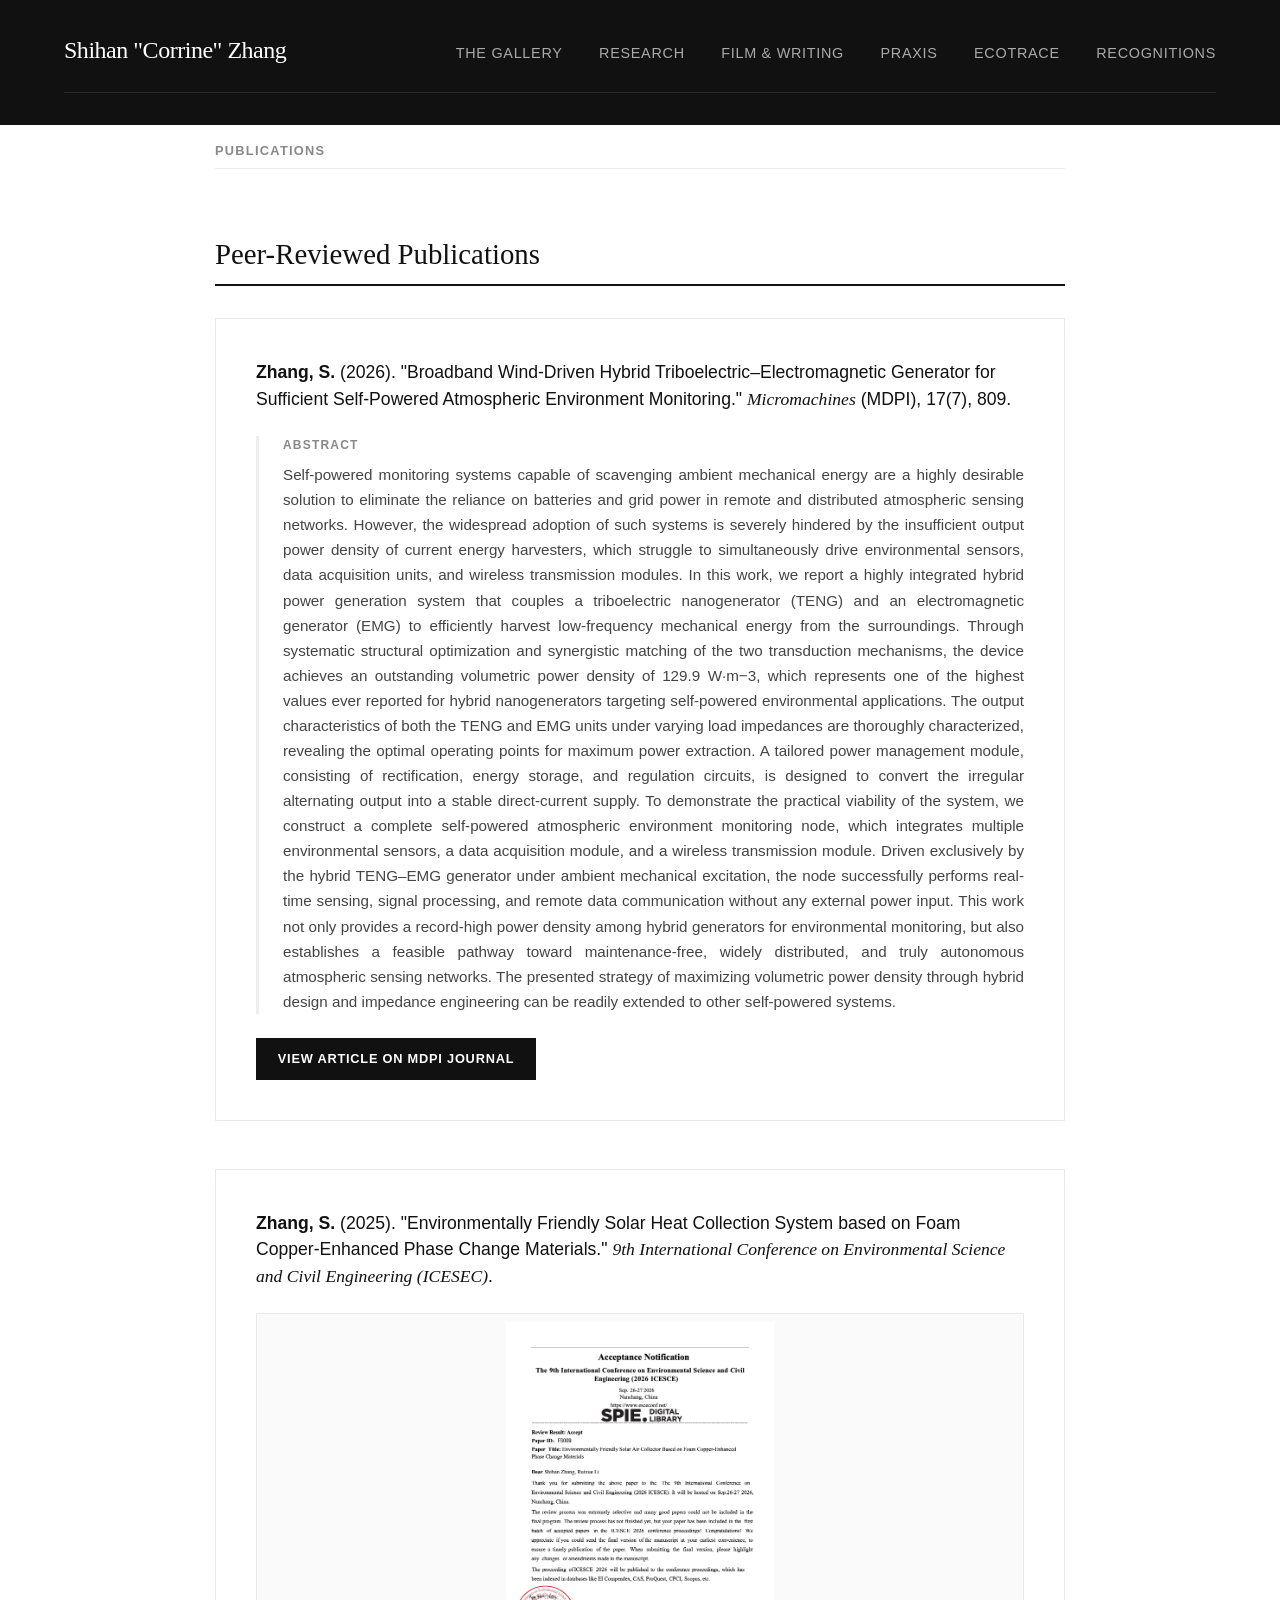
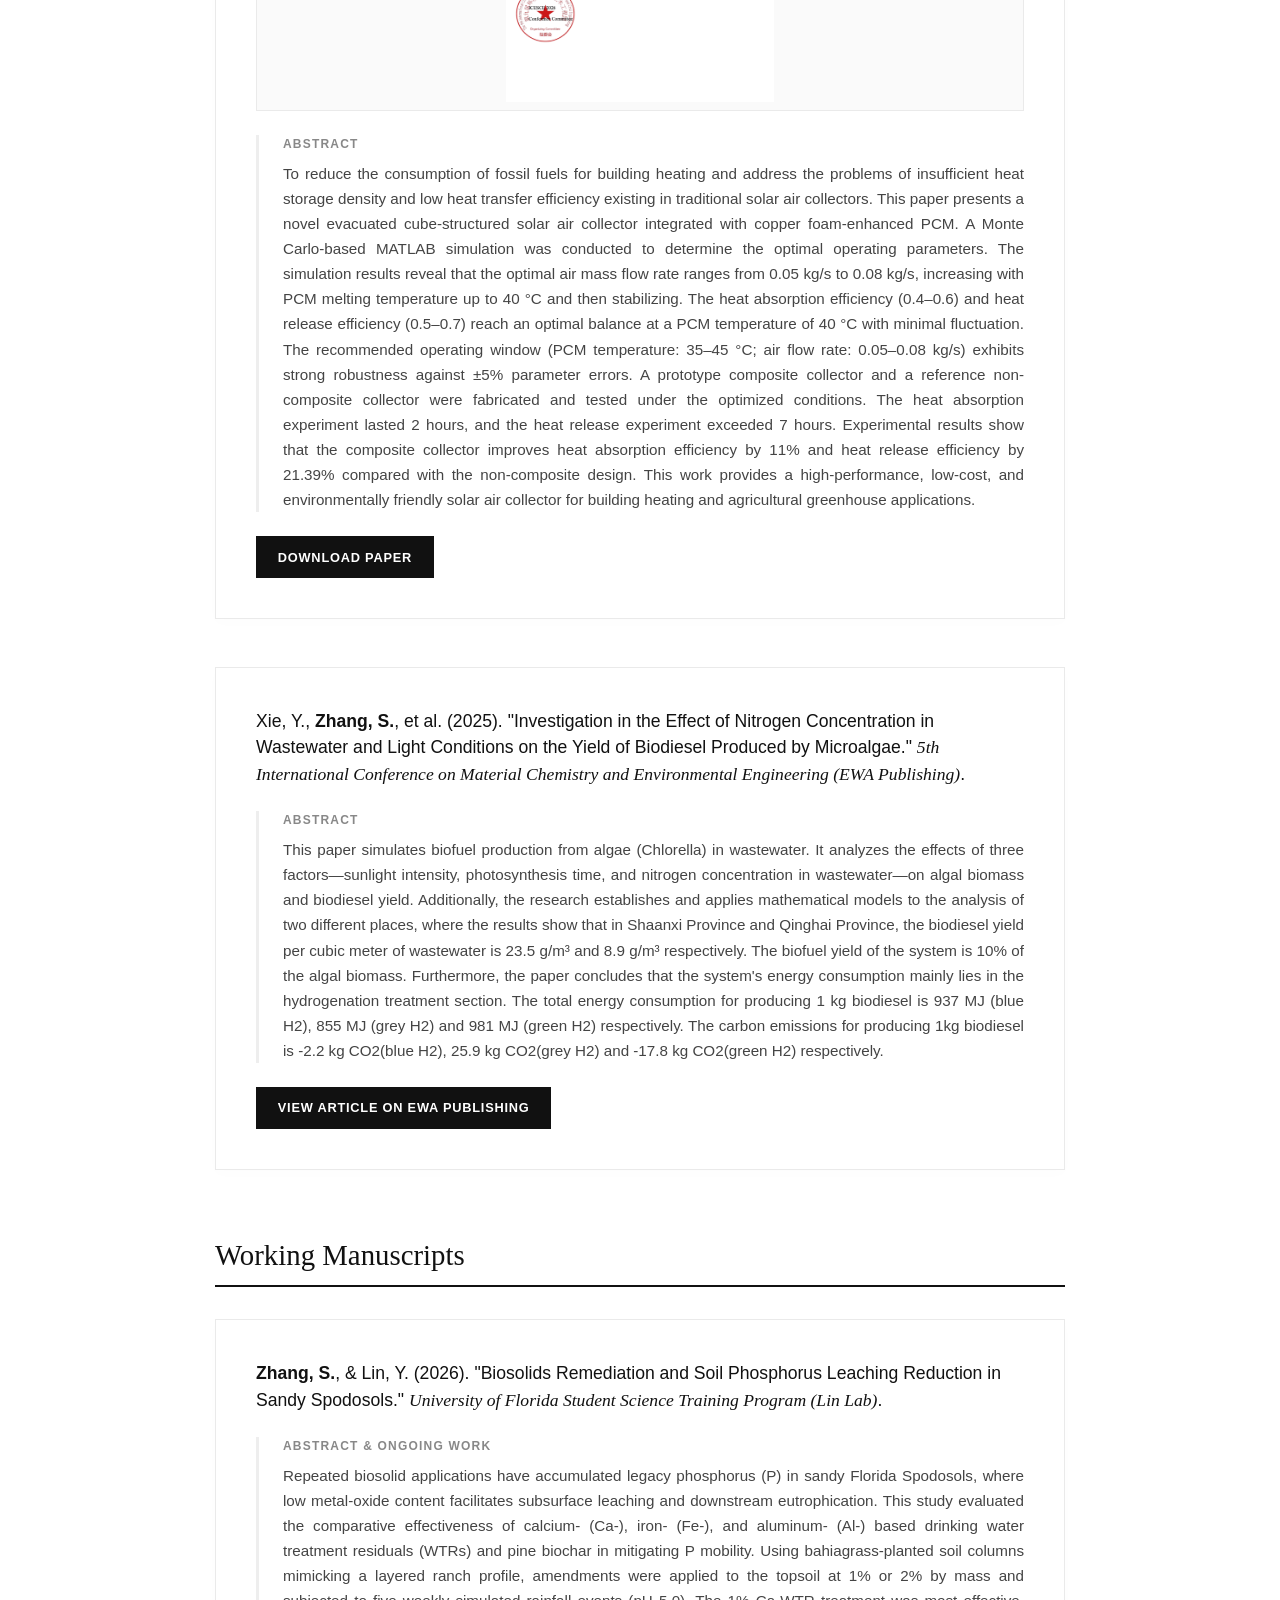
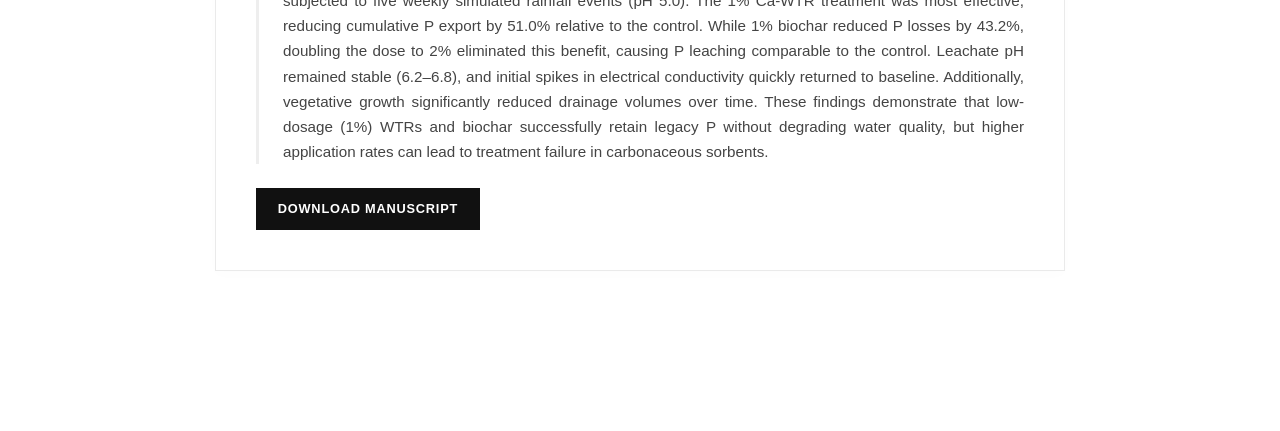
<file: research.html>
<!DOCTYPE html>
<html lang="en">
<head>
    <meta charset="UTF-8">
    <meta name="viewport" content="width=device-width, initial-scale=1.0">
    <title>Research Portfolio | Shihan Corrine Zhang</title>
    <link rel="stylesheet" href="css/style.css">
    <style>
        .research-section-title {
            font-family: Georgia, serif;
            font-size: 1.8rem;
            color: #111111;
            margin-top: 4rem;
            margin-bottom: 2rem;
            font-weight: 400;
            border-bottom: 2px solid #111111;
            padding-bottom: 0.5rem;
            max-width: 850px;
            margin-left: auto;
            margin-right: auto;
        }

        .research-card {
            max-width: 850px;
            margin: 0 auto 3rem auto;
            background-color: #ffffff;
            border: 1px solid #eaeaea;
            padding: 2.5rem;
            box-shadow: 0 4px 12px rgba(0,0,0,0.01);
            transition: transform 0.2s, box-shadow 0.2s;
        }

        .research-card:hover {
            transform: translateY(-2px);
            box-shadow: 0 6px 20px rgba(0,0,0,0.03);
        }

        .tag-container {
            display: flex;
            gap: 0.5rem;
            margin-bottom: 1.25rem;
            flex-wrap: wrap;
        }

        .research-tag {
            font-size: 0.72rem;
            text-transform: uppercase;
            letter-spacing: 0.08em;
            background-color: #f4f4f4;
            color: #555555;
            padding: 0.35rem 0.75rem;
            border-radius: 2px;
        }

        .citation-line {
            font-size: 1.1rem;
            line-height: 1.5;
            color: #111111;
            margin-bottom: 1.5rem;
        }

        .citation-line em {
            font-family: Georgia, serif;
        }

        .abstract-block {
            border-left: 3px solid #eeeeee;
            padding-left: 1.5rem;
            margin-bottom: 1.5rem;
        }

        .abstract-label {
            font-size: 0.75rem;
            text-transform: uppercase;
            letter-spacing: 0.1em;
            color: #888888;
            margin-bottom: 0.5rem;
            font-weight: 700;
        }

        .abstract-text {
            font-size: 0.95rem;
            line-height: 1.65;
            color: #444444;
            text-align: justify;
        }

        .button-group {
            display: flex;
            gap: 1rem;
            flex-wrap: wrap;
            margin-top: 1.5rem;
        }

        .research-btn {
            display: inline-flex;
            align-items: center;
            padding: 0.65rem 1.3rem;
            font-size: 0.8rem;
            font-weight: 700;
            text-transform: uppercase;
            letter-spacing: 0.06em;
            text-decoration: none;
            transition: all 0.2s ease;
            border: 1px solid #111111;
        }

        .btn-primary {
            background-color: #111111;
            color: #ffffff;
        }

        .btn-primary:hover {
            background-color: #333333;
            border-color: #333333;
        }

        .btn-secondary {
            background-color: transparent;
            color: #111111;
        }

        .btn-secondary:hover {
            background-color: #f9f9f9;
        }

        .screenshot-container {
            margin: 1.5rem 0;
            border: 1px solid #eaeaea;
            padding: 0.5rem;
            background-color: #fafafa;
        }

        .screenshot-container img {
            width: 100%;
            max-height: 380px;
            object-fit: contain;
            display: block;
        }

        @media (max-width: 768px) {
            .research-card { padding: 1.5rem; }
            .button-group { flex-direction: column; }
            .abstract-text { text-align: left; }
        }
    </style>
</head>
<body>
    <section class="hero-section" style="min-height: auto; padding-bottom: 2rem;">
        <nav>
            <h1 class="site-title"><a href="index.html" style="color: white; text-decoration: none;">Shihan "Corrine" Zhang</a></h1>
            <div class="nav-links">
                <a href="gallery.html">The Gallery</a>
                <a href="research.html" class="active">Research</a>
                <a href="film-writing.html">Film & Writing</a>
                <a href="praxis.html">PRAXIS</a>
                <a href="ecotrace.html">EcoTrace</a>
                <a href="recognitions.html">Recognitions</a>
            </div>
        </nav>
    </section>

    <section class="content-section" style="padding-top: 1rem;">
        <h2 class="section-label" style="max-width: 850px; margin: 0 auto 2rem auto;">Publications</h2>

        <h3 class="research-section-title">Peer-Reviewed Publications</h3>

        <!-- Publication #1: TENG Hybrid Generator -->
        <div class="research-card">
            
            <div class="citation-line">
                <strong>Zhang, S.</strong> (2026). "Broadband Wind-Driven Hybrid Triboelectric–Electromagnetic Generator for Sufficient Self-Powered Atmospheric Environment Monitoring." <em>Micromachines</em> (MDPI), 17(7), 809.
            </div>
            <div class="abstract-block">
                <p class="abstract-label">Abstract</p>
                <p class="abstract-text">
                    Self-powered monitoring systems capable of scavenging ambient mechanical energy are a highly desirable solution to eliminate the reliance on batteries and grid power in remote and distributed atmospheric sensing networks. However, the widespread adoption of such systems is severely hindered by the insufficient output power density of current energy harvesters, which struggle to simultaneously drive environmental sensors, data acquisition units, and wireless transmission modules. In this work, we report a highly integrated hybrid power generation system that couples a triboelectric nanogenerator (TENG) and an electromagnetic generator (EMG) to efficiently harvest low-frequency mechanical energy from the surroundings. Through systematic structural optimization and synergistic matching of the two transduction mechanisms, the device achieves an outstanding volumetric power density of 129.9 W·m−3, which represents one of the highest values ever reported for hybrid nanogenerators targeting self-powered environmental applications. The output characteristics of both the TENG and EMG units under varying load impedances are thoroughly characterized, revealing the optimal operating points for maximum power extraction. A tailored power management module, consisting of rectification, energy storage, and regulation circuits, is designed to convert the irregular alternating output into a stable direct-current supply. To demonstrate the practical viability of the system, we construct a complete self-powered atmospheric environment monitoring node, which integrates multiple environmental sensors, a data acquisition module, and a wireless transmission module. Driven exclusively by the hybrid TENG–EMG generator under ambient mechanical excitation, the node successfully performs real-time sensing, signal processing, and remote data communication without any external power input. This work not only provides a record-high power density among hybrid generators for environmental monitoring, but also establishes a feasible pathway toward maintenance-free, widely distributed, and truly autonomous atmospheric sensing networks. The presented strategy of maximizing volumetric power density through hybrid design and impedance engineering can be readily extended to other self-powered systems.
                </p>
            </div>
            <div class="button-group">
                <a href="https://www.mdpi.com/2072-666X/17/7/809" class="research-btn btn-primary" target="_blank">View Article on MDPI Journal</a>
            </div>
        </div>

        <!-- Publication #2: Pentagonal Solar Air Collector -->
        <div class="research-card">
            
            <div class="citation-line">
                <strong>Zhang, S.</strong> (2025). "Environmentally Friendly Solar Heat Collection System based on Foam Copper-Enhanced Phase Change Materials." <em>9th International Conference on Environmental Science and Civil Engineering (ICESEC)</em>.
            </div>

            <!-- Screenshot of International Conference Acceptance Letter -->
            <div class="screenshot-container">
                <img src="images/SA_acceptance.png" alt="ICESEC Conference Acceptance Letter">
            </div>

            <div class="abstract-block">
                <p class="abstract-label">Abstract</p>
                <p class="abstract-text">
                    To reduce the consumption of fossil fuels for building heating and address the problems of insufficient heat storage density and low heat transfer efficiency existing in traditional solar air collectors. This paper presents a novel evacuated cube-structured solar air collector integrated with copper foam-enhanced PCM. A Monte Carlo-based MATLAB simulation was conducted to determine the optimal operating parameters. The simulation results reveal that the optimal air mass flow rate ranges from 0.05 kg/s to 0.08 kg/s, increasing with PCM melting temperature up to 40 °C and then stabilizing. The heat absorption efficiency (0.4–0.6) and heat release efficiency (0.5–0.7) reach an optimal balance at a PCM temperature of 40 °C with minimal fluctuation. The recommended operating window (PCM temperature: 35–45 °C; air flow rate: 0.05–0.08 kg/s) exhibits strong robustness against ±5% parameter errors. A prototype composite collector and a reference non-composite collector were fabricated and tested under the optimized conditions. The heat absorption experiment lasted 2 hours, and the heat release experiment exceeded 7 hours. Experimental results show that the composite collector improves heat absorption efficiency by 11% and heat release efficiency by 21.39% compared with the non-composite design. This work provides a high-performance, low-cost, and environmentally friendly solar air collector for building heating and agricultural greenhouse applications.
                </p>
            </div>
            <div class="button-group">
                <a href="assets/solar.doc" class="research-btn btn-primary" download>Download Paper</a>
            </div>
        </div>

        <!-- Publication #3: Microalgae Biodiesel -->
        <div class="research-card">
            
            <div class="citation-line">
                Xie, Y., <strong>Zhang, S.</strong>, et al. (2025). "Investigation in the Effect of Nitrogen Concentration in Wastewater and Light Conditions on the Yield of Biodiesel Produced by Microalgae." <em>5th International Conference on Material Chemistry and Environmental Engineering (EWA Publishing)</em>.
            </div>
            <div class="abstract-block">
                <p class="abstract-label">Abstract</p>
                <p class="abstract-text">
                    This paper simulates biofuel production from algae (Chlorella) in wastewater. It analyzes the effects of three factors—sunlight intensity, photosynthesis time, and nitrogen concentration in wastewater—on algal biomass and biodiesel yield. Additionally, the research establishes and applies mathematical models to the analysis of two different places, where the results show that in Shaanxi Province and Qinghai Province, the biodiesel yield per cubic meter of wastewater is 23.5 g/m³ and 8.9 g/m³ respectively. The biofuel yield of the system is 10% of the algal biomass. Furthermore, the paper concludes that the system's energy consumption mainly lies in the hydrogenation treatment section. The total energy consumption for producing 1 kg biodiesel is 937 MJ (blue H2), 855 MJ (grey H2) and 981 MJ (green H2) respectively. The carbon emissions for producing 1kg biodiesel is -2.2 kg CO2(blue H2), 25.9 kg CO2(grey H2) and -17.8 kg CO2(green H2) respectively.
                </p>
            </div>
            <div class="button-group">
                <a href="https://ace.ewapub.com/article/view/29850" class="research-btn btn-primary" target="_blank">View Article on EWA Publishing</a>
            </div>
        </div>

        <h3 class="research-section-title">Working Manuscripts</h3>

        <!-- Publication #4: UF SSTP Biosolids Remediation -->
        <div class="research-card">
            
            <div class="citation-line">
                <strong>Zhang, S.</strong>, & Lin, Y. (2026). "Biosolids Remediation and Soil Phosphorus Leaching Reduction in Sandy Spodosols." <em>University of Florida Student Science Training Program (Lin Lab)</em>.
            </div>
            <div class="abstract-block">
                <p class="abstract-label">Abstract & Ongoing Work</p>
                <p class="abstract-text">
                    Repeated biosolid applications have accumulated legacy phosphorus (P) in sandy Florida Spodosols, where low metal-oxide content facilitates subsurface leaching and downstream eutrophication. This study evaluated the comparative effectiveness of calcium- (Ca-), iron- (Fe-), and aluminum- (Al-) based drinking water treatment residuals (WTRs) and pine biochar in mitigating P mobility. Using bahiagrass-planted soil columns mimicking a layered ranch profile, amendments were applied to the topsoil at 1% or 2% by mass and subjected to five weekly simulated rainfall events (pH 5.0). The 1% Ca-WTR treatment was most effective, reducing cumulative P export by 51.0% relative to the control. While 1% biochar reduced P losses by 43.2%, doubling the dose to 2% eliminated this benefit, causing P leaching comparable to the control. Leachate pH remained stable (6.2–6.8), and initial spikes in electrical conductivity quickly returned to baseline. Additionally, vegetative growth significantly reduced drainage volumes over time. These findings demonstrate that low-dosage (1%) WTRs and biochar successfully retain legacy P without degrading water quality, but higher application rates can lead to treatment failure in carbonaceous sorbents.

                </p>
            </div>
            <div class="button-group">
                <a href="assets/uf-sstp-biosolids-manuscript.docx" class="research-btn btn-primary" download>Download Manuscript</a>
            </div>
        </div>

    </section>
</body>
</html>
</file>
<file: css/style.css>
/* ==========================================================================
   RESET & SYSTEM BASICS
   ========================================================================== */
* {
    margin: 0;
    padding: 0;
    box-sizing: border-box;
}

body {
    background-color: #f7f7f7;
    color: #1a1a1a;
    font-family: -apple-system, BlinkMacSystemFont, "Segoe UI", Roboto, Helvetica, Arial, sans-serif;
    line-height: 1.5;
    overflow-x: hidden;
}

/* ==========================================================================
   THE DARK SPLIT (Hero Section)
   ========================================================================== */
.hero-section {
    background-color: #111111;
    color: #ffffff;
    min-height: 55vh;
    padding: 2rem 4rem 4rem 4rem;
    display: flex;
    flex-direction: column;
    justify-content: space-between;
}

/* Navigation Layout */
nav {
    display: flex;
    justify-content: space-between;
    align-items: baseline;
    border-bottom: 1px solid #2a2a2a;
    padding-bottom: 1.5rem;
}

.site-title {
    font-family: Georgia, serif;
    font-size: 1.5rem;
    font-weight: 400;
    letter-spacing: -0.02em;
}

.nav-links a {
    color: #aaaaaa;
    text-decoration: none;
    font-size: 0.9rem;
    margin-left: 2rem;
    letter-spacing: 0.05em;
    text-transform: uppercase;
    transition: color 0.2s ease;
}

.nav-links a:hover {
    color: #ffffff;
}

/* Manifesto / Hook Text Area */
.manifesto-container {
    max-width: 800px;
    margin-top: 4rem;
}

.manifesto-text {
    font-family: Georgia, serif;
    font-size: 2.5rem;
    line-height: 1.2;
    margin-bottom: 1.5rem;
    letter-spacing: -0.01em;
    color: #f5f5f5;
}

.sub-manifesto {
    font-size: 1.1rem;
    color: #888888;
    max-width: 650px;
    line-height: 1.6;
}

/* ==========================================================================
   THE LIGHT SPLIT (Content Area)
   ========================================================================== */
.content-section {
    padding: 5rem 4rem 7rem 4rem;
    background-color: #ffffff;
}

.grid-container {
    display: grid;
    grid-template-columns: 1fr 1.2fr;
    gap: 6rem;
}

.section-label {
    font-size: 0.8rem;
    text-transform: uppercase;
    letter-spacing: 0.1em;
    color: #888888;
    margin-bottom: 2rem;
    border-bottom: 1px solid #eeeeee;
    padding-bottom: 0.5rem;
}

/* Left Column: Biography Details */
.about-paragraph {
    font-family: Georgia, serif;
    font-size: 1.25rem;
    line-height: 1.7;
    color: #222222;
    margin-bottom: 3rem;
}

.meta-details p {
    font-size: 0.95rem;
    margin-bottom: 0.75rem;
    color: #555555;
}

.meta-details strong {
    color: #1a1a1a;
    font-weight: 600;
}

/* Right Column: Menu List Map */
.portfolio-item {
    margin-bottom: 2.5rem;
    padding-bottom: 2rem;
    border-bottom: 1px solid #f0f0f0;
}

.portfolio-item:last-child {
    border-bottom: none;
}

.item-title {
    font-family: Georgia, serif;
    font-size: 1.6rem;
    color: #1a1a1a;
    text-decoration: none;
    display: inline-block;
    margin-bottom: 0.5rem;
    transition: transform 0.2s ease;
}

.item-title span {
    font-size: 1.2rem;
    transition: margin-left 0.2s ease;
}

.portfolio-item:hover .item-title {
    color: #555555;
}

.portfolio-item:hover .item-title span {
    margin-left: 6px;
}

.item-desc {
    font-size: 0.95rem;
    color: #666666;
    line-height: 1.5;
    max-width: 550px;
}

/* ==========================================================================
   RUNNING MARQUEE TICKER TAPE
   ========================================================================== */
.marquee-container {
    position: fixed;
    bottom: 0;
    left: 0;
    width: 100%;
    background: #111111;
    color: #ffffff;
    padding: 0.75rem 0;
    overflow: hidden;
    display: flex;
    white-space: nowrap;
    border-top: 1px solid #2a2a2a;
    z-index: 9999;
}

.marquee-content {
    display: inline-block;
    font-size: 0.75rem;
    font-weight: 500;
    letter-spacing: 0.15em;
    text-transform: uppercase;
    animation: marquee 35s linear infinite;
}

@keyframes marquee {
    0% { transform: translateX(0%); }
    100% { transform: translateX(-100%); }
}

/* ==========================================================================
   RESPONSIVE DESIGN (Mobile Friendly)
   ========================================================================== */
@media (max-width: 900px) {
    .hero-section {
        padding: 2rem;
    }
    nav {
        flex-direction: column;
        gap: 1.5rem;
    }
    .nav-links a {
        margin-left: 0;
        margin-right: 1.5rem;
    }
    .manifesto-text {
        font-size: 2rem;
    }
    .content-section {
        padding: 3rem 2rem 6rem 2rem;
    }
    .grid-container {
        grid-template-columns: 1fr;
        gap: 4rem;
    }
}
</file>
